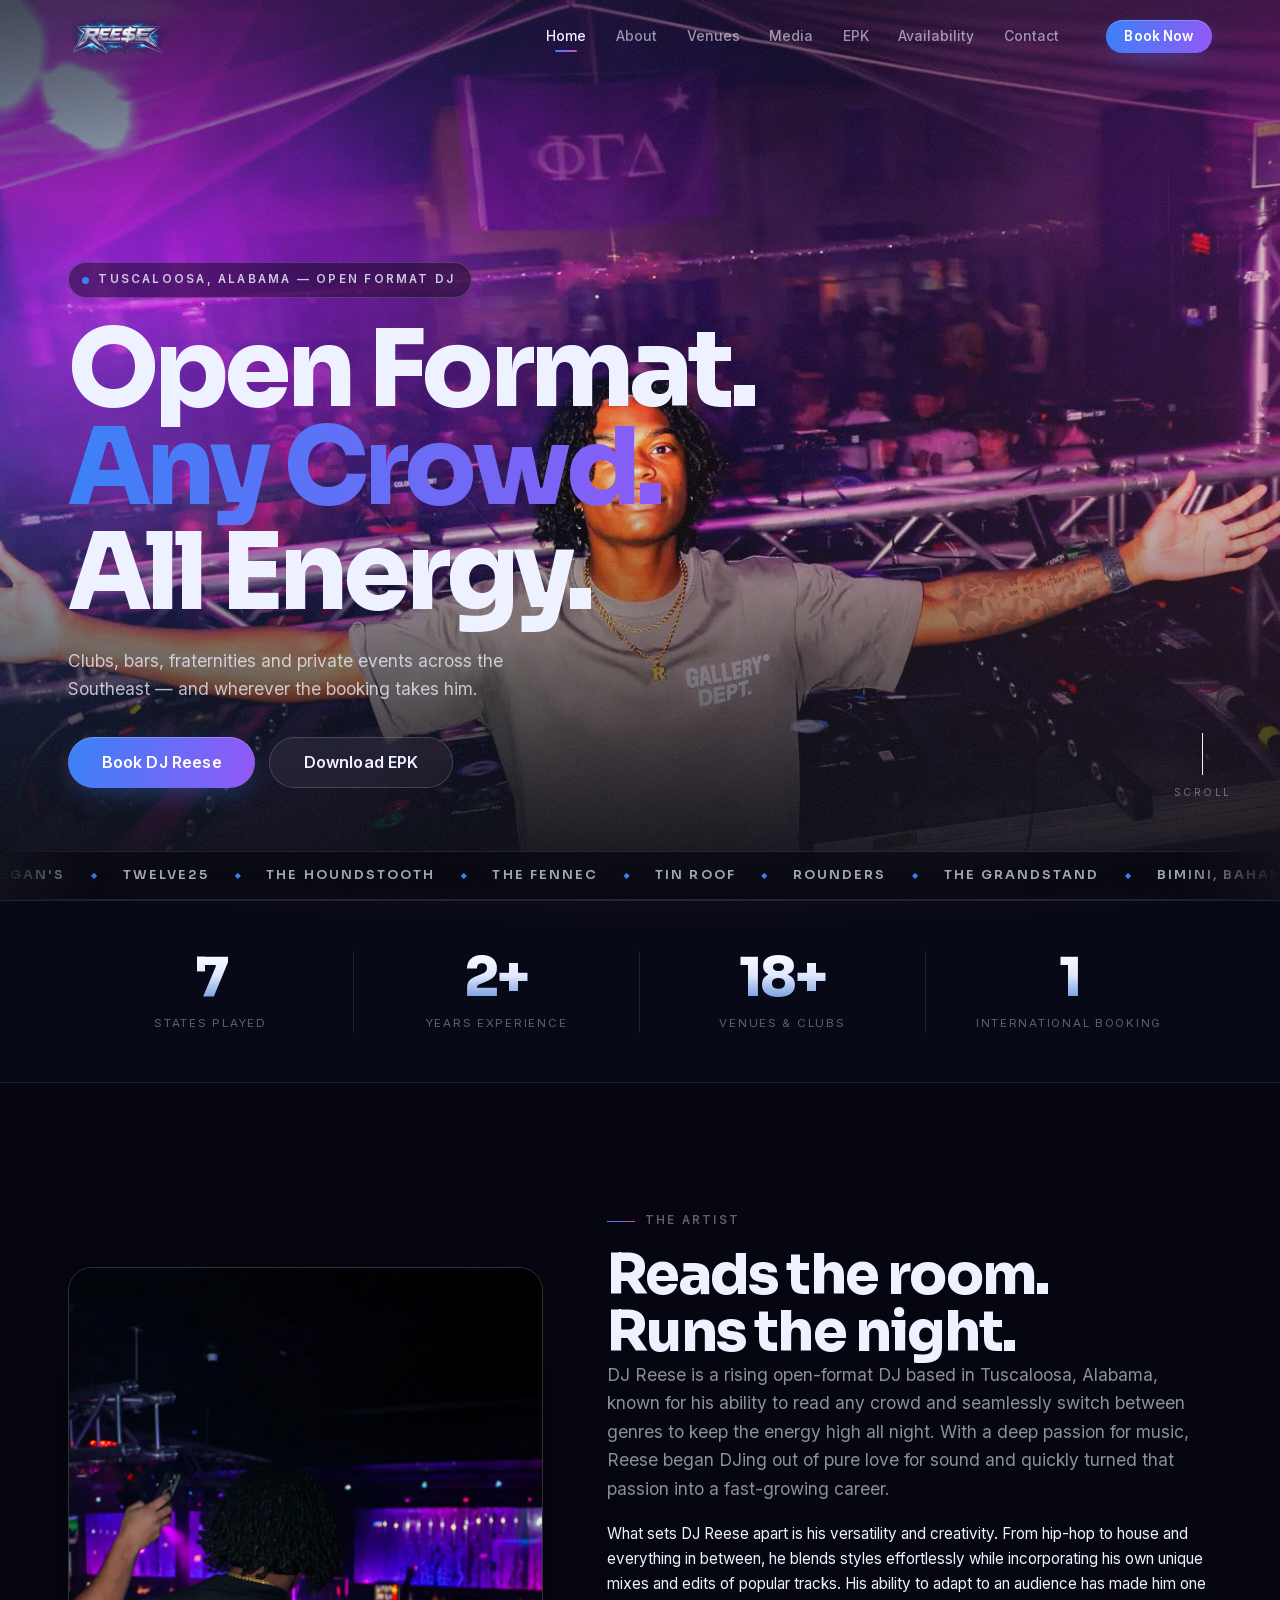
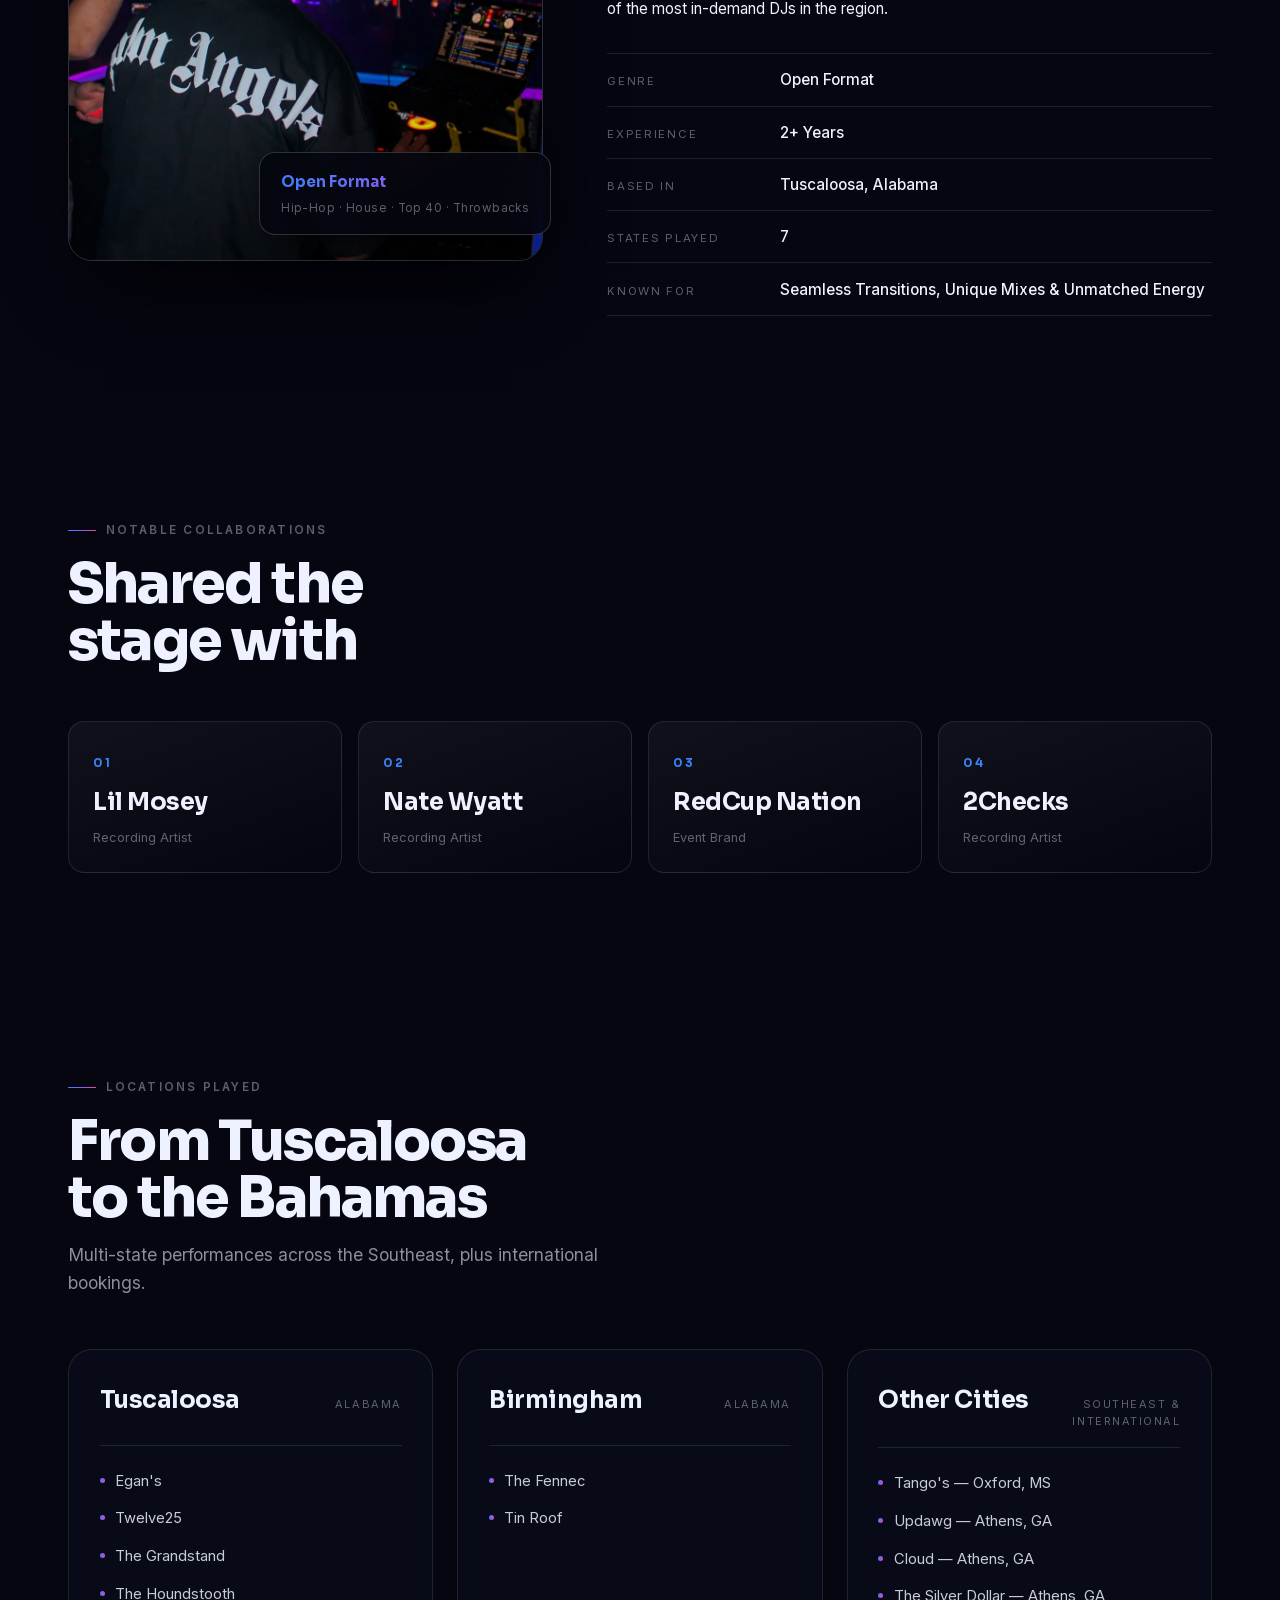
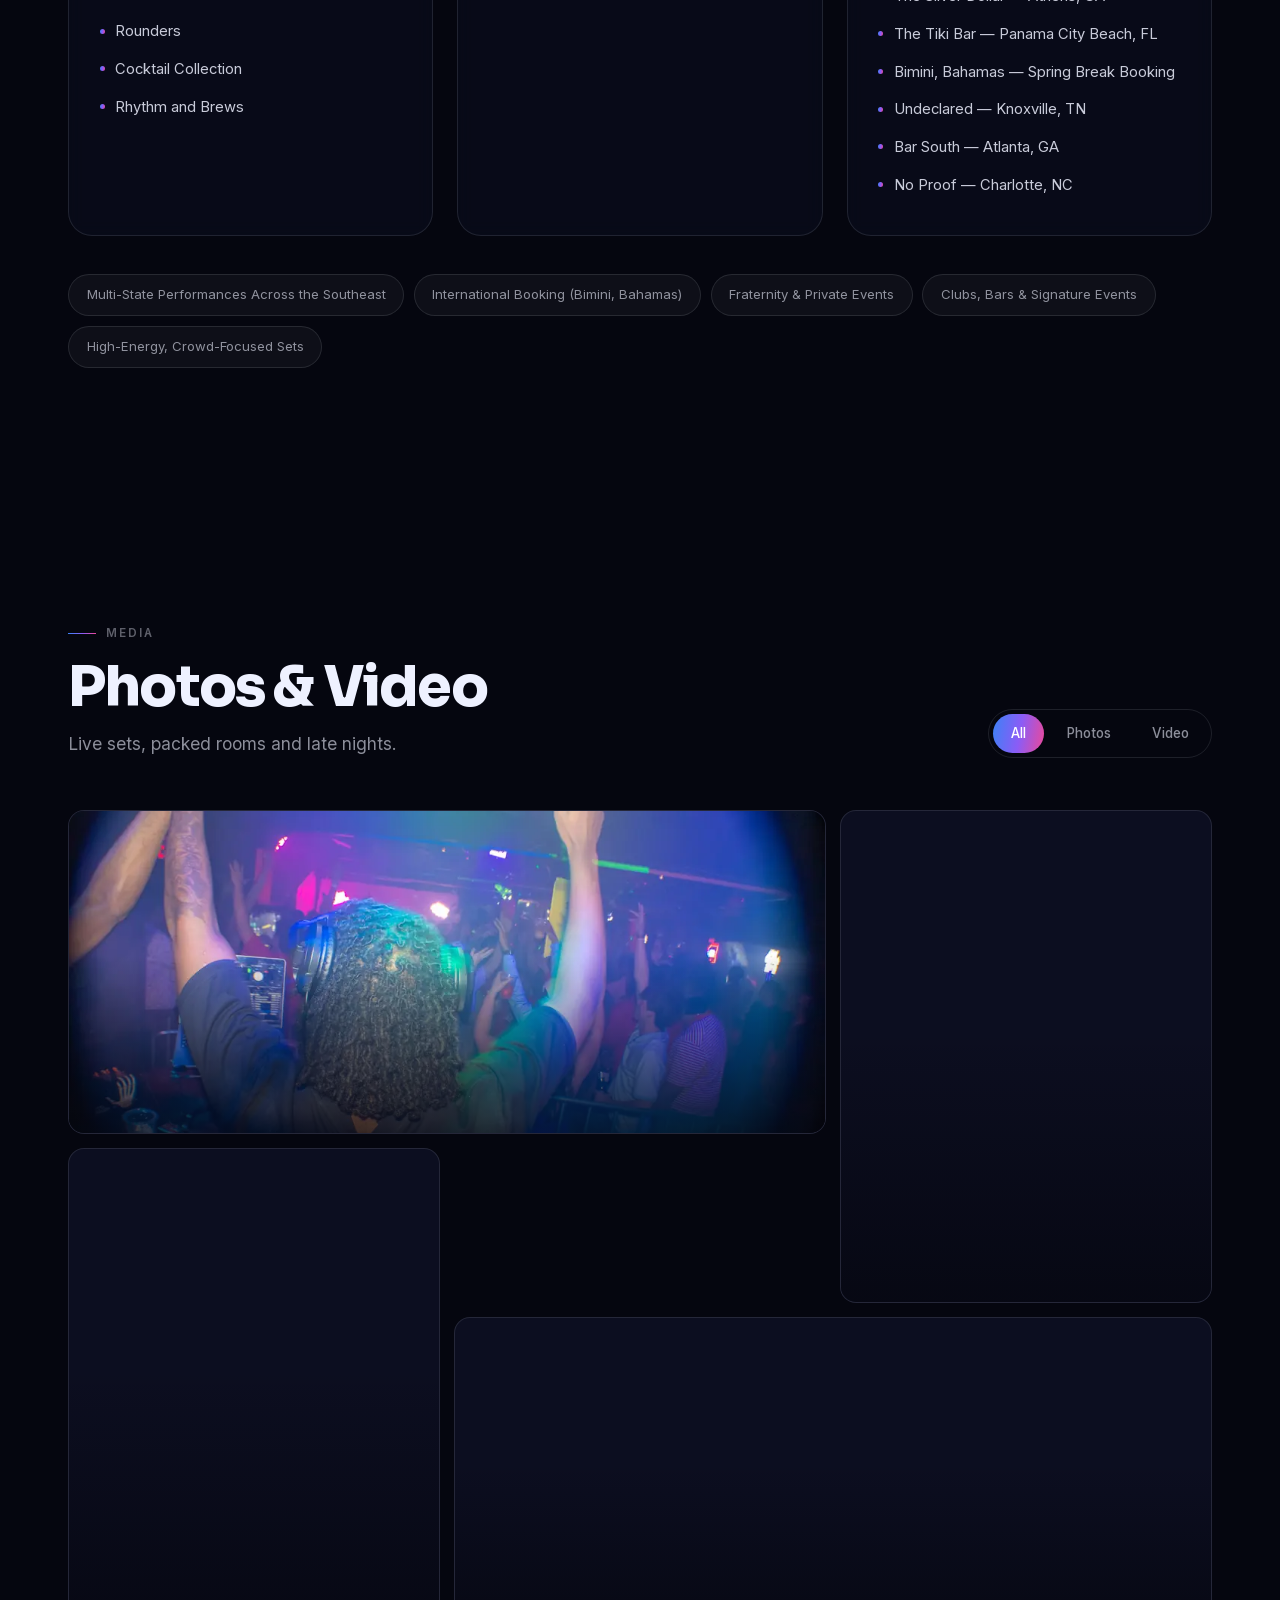
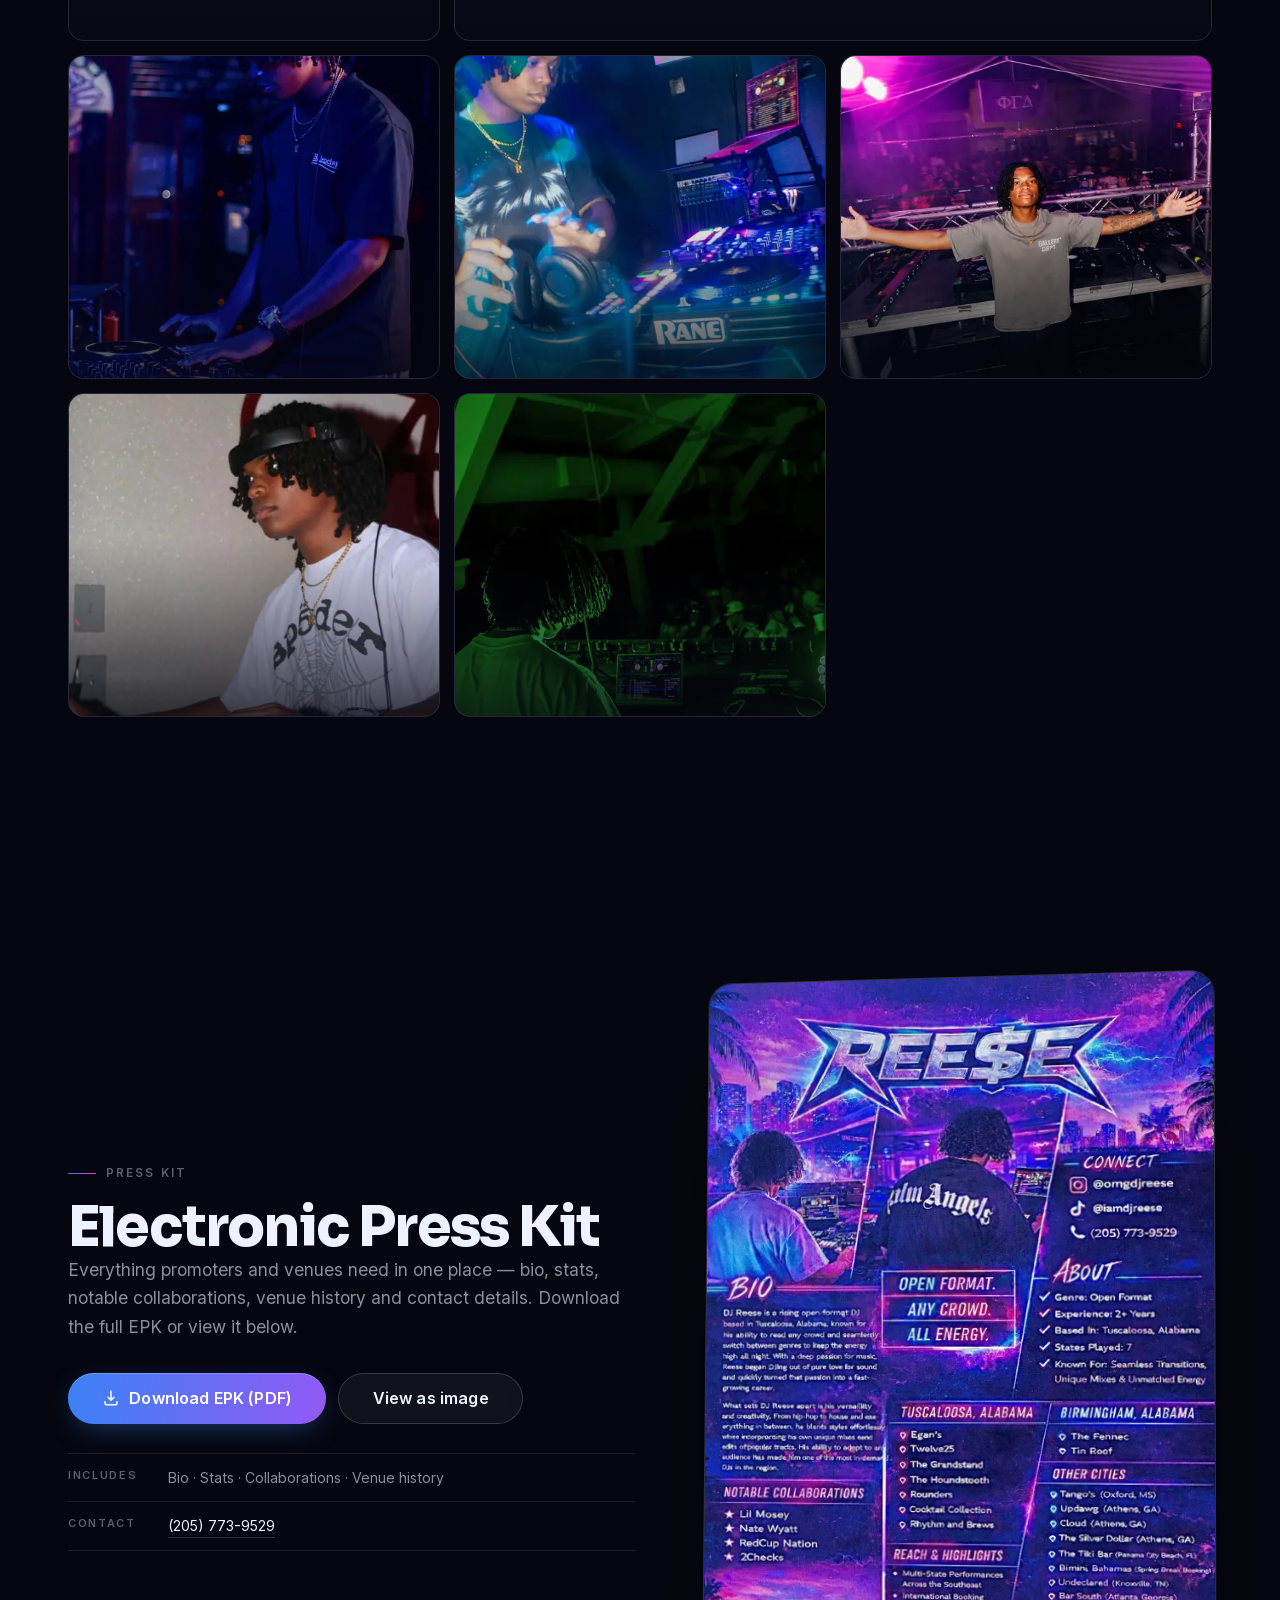
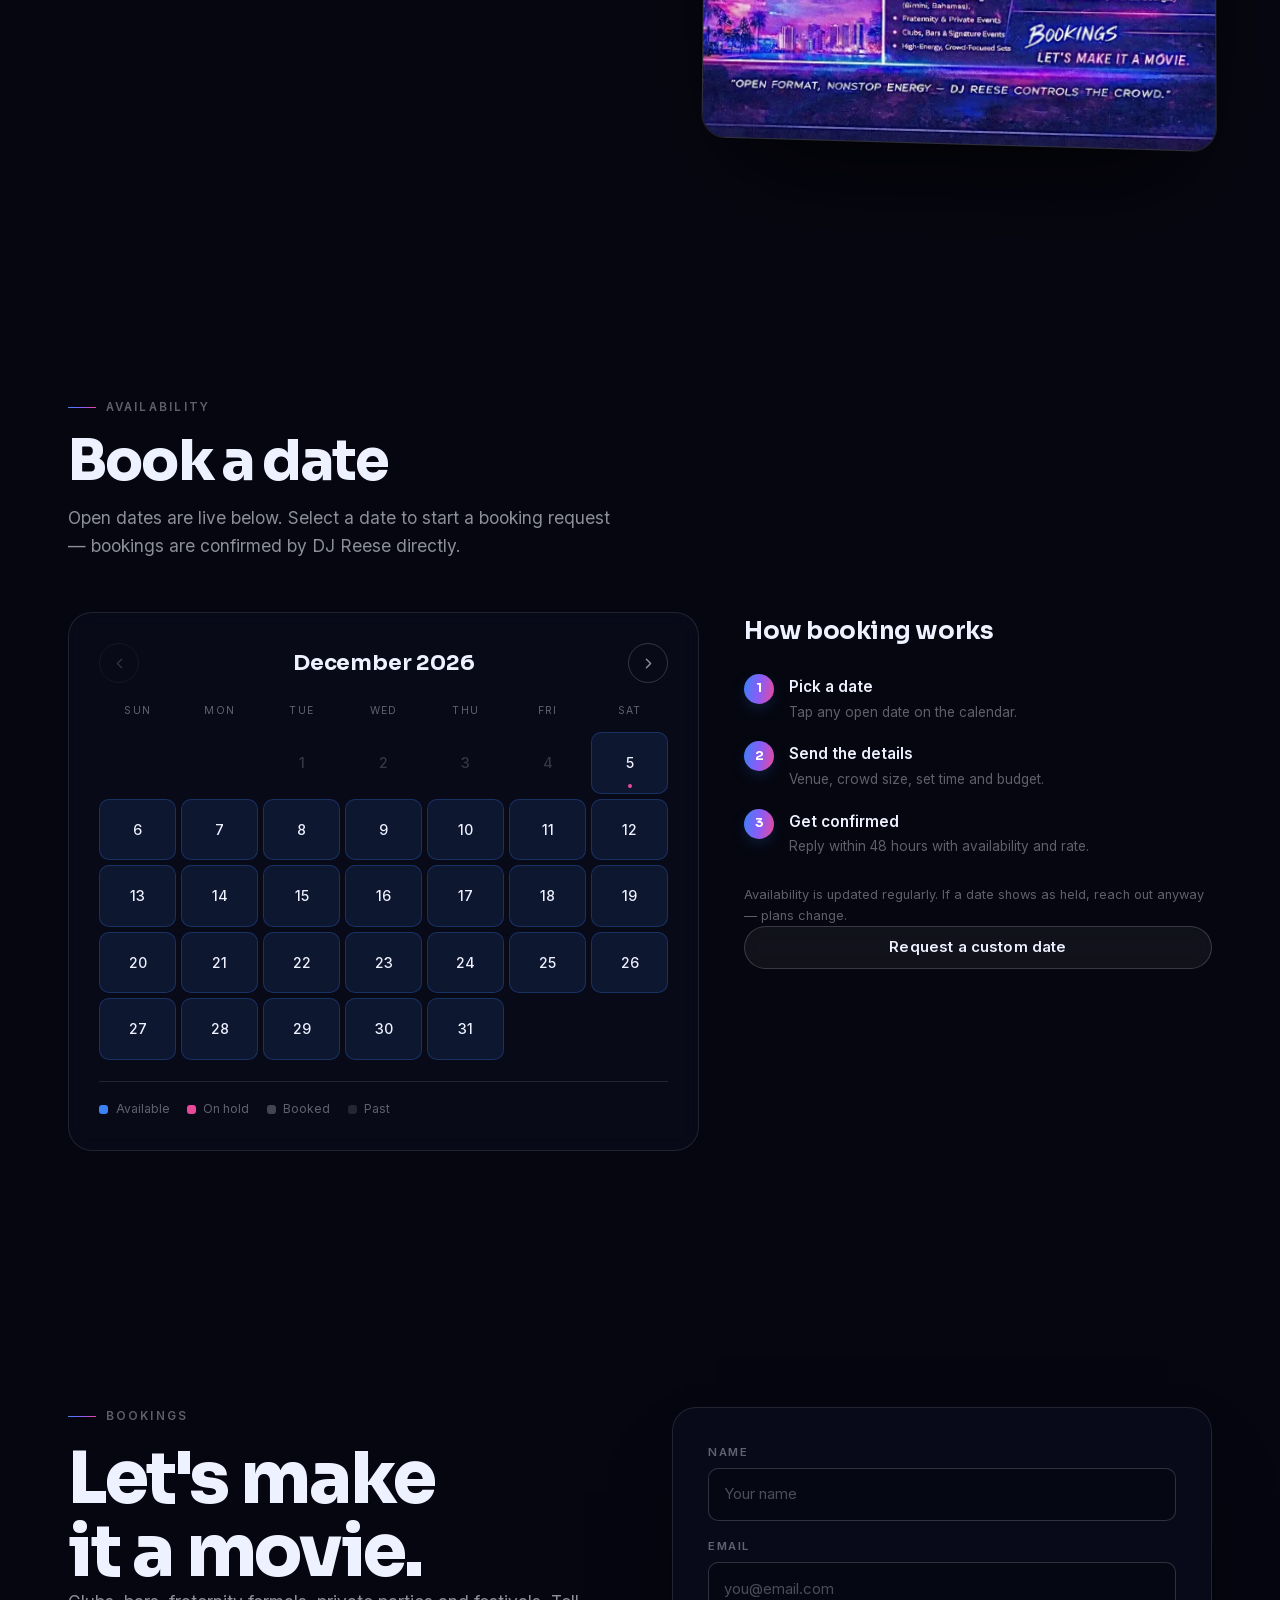
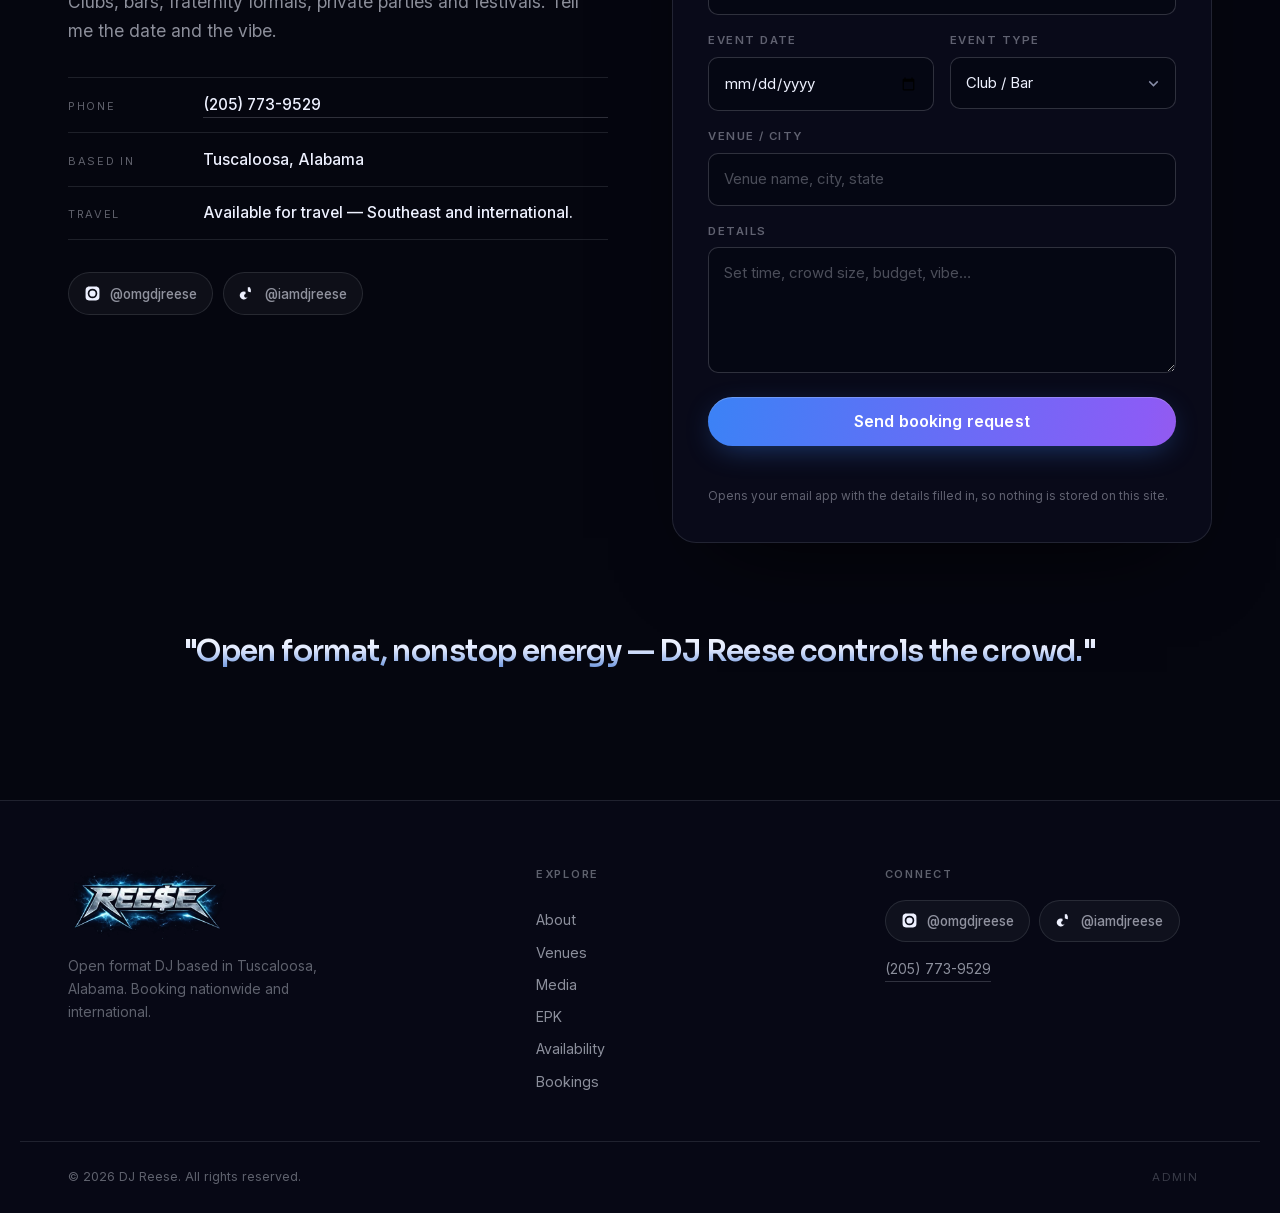
<file: index.html>
<!DOCTYPE html>
<html lang="en">
<head>
<meta charset="utf-8">
<meta name="viewport" content="width=device-width, initial-scale=1, viewport-fit=cover">
<title>DJ Reese — Open Format DJ | Tuscaloosa, Alabama</title>
<meta name="description" content="DJ Reese is an open format DJ based in Tuscaloosa, Alabama. Clubs, bars, fraternity and private events across the Southeast and internationally. Seamless transitions, unique mixes, unmatched energy. Book now.">
<meta name="author" content="DJ Reese">
<meta name="robots" content="index, follow, max-image-preview:large">
<meta name="theme-color" content="#05060F">
<link rel="canonical" href="https://omgdjreese.com/">

<!-- Open Graph -->
<meta property="og:type" content="profile">
<meta property="og:site_name" content="DJ Reese">
<meta property="og:title" content="DJ Reese — Open Format DJ | Tuscaloosa, Alabama">
<meta property="og:description" content="Open Format. Any Crowd. All Energy. Booking clubs, bars, fraternity and private events across the Southeast and internationally.">
<meta property="og:url" content="https://omgdjreese.com/">
<meta property="og:image" content="https://omgdjreese.com/assets/img/og-image.jpg">
<meta property="og:image:width" content="1200">
<meta property="og:image:height" content="630">
<meta property="og:image:alt" content="DJ Reese — Open Format DJ">
<meta property="og:locale" content="en_US">

<!-- Twitter -->
<meta name="twitter:card" content="summary_large_image">
<meta name="twitter:title" content="DJ Reese — Open Format DJ | Tuscaloosa, Alabama">
<meta name="twitter:description" content="Open Format. Any Crowd. All Energy. Book DJ Reese for clubs, bars, fraternity and private events.">
<meta name="twitter:image" content="https://omgdjreese.com/assets/img/og-image.jpg">

<!-- Icons & manifest -->
<link rel="icon" href="favicon.ico" sizes="any">
<link rel="icon" type="image/png" sizes="32x32" href="assets/img/favicon-32.png">
<link rel="icon" type="image/png" sizes="16x16" href="assets/img/favicon-16.png">
<link rel="apple-touch-icon" href="assets/img/favicon-180.png">
<link rel="manifest" href="site.webmanifest">

<!-- Fonts (self-hosted — no third-party requests) -->
<link rel="preload" as="font" type="font/woff2" href="assets/fonts/sora-var-latin.woff2" crossorigin>
<link rel="preload" as="font" type="font/woff2" href="assets/fonts/inter-var-latin.woff2" crossorigin>

<!-- Hero preload (LCP) -->
<link rel="preload" as="image" href="assets/img/hero/hero-1400.webp" type="image/webp"
      imagesrcset="assets/img/hero/hero-900.webp 900w, assets/img/hero/hero-1400.webp 1400w, assets/img/hero/hero-2000.webp 2000w"
      imagesizes="100vw" fetchpriority="high">

<link rel="stylesheet" href="assets/css/styles.css">

<script type="application/ld+json">
{
  "@context": "https://schema.org",
  "@graph": [
    {
      "@type": ["Person", "MusicGroup"],
      "@id": "https://omgdjreese.com/#djreese",
      "name": "DJ Reese",
      "alternateName": "REE$E",
      "jobTitle": "Open Format DJ",
      "description": "Open format DJ based in Tuscaloosa, Alabama, known for reading any crowd and switching seamlessly between genres.",
      "url": "https://omgdjreese.com/",
      "image": "https://omgdjreese.com/assets/img/og-image.jpg",
      "genre": ["Open Format", "Hip Hop", "House", "EDM", "Top 40"],
      "telephone": "+1-205-773-9529",
      "address": {
        "@type": "PostalAddress",
        "addressLocality": "Tuscaloosa",
        "addressRegion": "AL",
        "addressCountry": "US"
      },
      "areaServed": ["Alabama", "Georgia", "Tennessee", "Mississippi", "Florida", "Bahamas"],
      "sameAs": [
        "https://instagram.com/omgdjreese",
        "https://tiktok.com/@iamdjreese"
      ]
    },
    {
      "@type": "WebSite",
      "@id": "https://omgdjreese.com/#website",
      "url": "https://omgdjreese.com/",
      "name": "DJ Reese",
      "publisher": { "@id": "https://omgdjreese.com/#djreese" },
      "inLanguage": "en-US"
    },
    {
      "@type": "Service",
      "name": "DJ Booking",
      "serviceType": "Open Format DJ for clubs, bars, fraternity and private events",
      "provider": { "@id": "https://omgdjreese.com/#djreese" },
      "areaServed": { "@type": "Country", "name": "United States" }
    }
  ]
}
</script>
</head>

<body data-theme-root>
<a class="skip-link" href="#main">Skip to content</a>

<!-- ══════════════════ NAV ══════════════════ -->
<header class="nav" id="nav">
  <div class="nav__inner">
    <a class="nav__brand" href="#home" aria-label="DJ Reese — home">
      <picture>
        <source type="image/webp" srcset="assets/img/logo-240.webp 240w, assets/img/logo-480.webp 480w" sizes="(max-width:640px) 108px, 138px">
        <img src="assets/img/logo-240.png" alt="DJ Reese logo" width="661" height="308" decoding="async" fetchpriority="high">
      </picture>
    </a>

    <nav class="nav__links" aria-label="Primary">
      <a href="#home" class="nav__link is-active">Home</a>
      <a href="#about" class="nav__link">About</a>
      <a href="#venues" class="nav__link">Venues</a>
      <a href="#media" class="nav__link">Media</a>
      <a href="#epk" class="nav__link">EPK</a>
      <a href="#availability" class="nav__link">Availability</a>
      <a href="#contact" class="nav__link">Contact</a>
    </nav>

    <div class="nav__actions">
      <a href="#contact" class="btn btn--primary btn--sm nav__cta">Book Now</a>
      <button class="nav__burger" id="burger" aria-label="Open menu" aria-expanded="false" aria-controls="mobileMenu">
        <span></span><span></span><span></span>
      </button>
    </div>
  </div>
  <div class="nav__progress" id="navProgress" aria-hidden="true"></div>
</header>

<!-- Mobile menu -->
<div class="mobile-menu" id="mobileMenu" hidden>
  <nav class="mobile-menu__links" aria-label="Mobile">
    <a href="#home">Home</a>
    <a href="#about">About</a>
    <a href="#venues">Venues</a>
    <a href="#media">Media</a>
    <a href="#epk">EPK</a>
    <a href="#availability">Availability</a>
    <a href="#contact">Contact</a>
  </nav>
  <a href="#contact" class="btn btn--primary mobile-menu__cta">Book DJ Reese</a>
  <div class="mobile-menu__social" data-social-list="menu"></div>
</div>

<main id="main">

<!-- ══════════════════ HERO ══════════════════ -->
<section class="hero" id="home">
  <div class="hero__media">
    <picture>
      <source type="image/webp"
              srcset="assets/img/hero/hero-900.webp 900w, assets/img/hero/hero-1400.webp 1400w, assets/img/hero/hero-2000.webp 2000w"
              sizes="100vw">
      <img src="assets/img/hero/hero-1400.jpg"
           srcset="assets/img/hero/hero-900.jpg 900w, assets/img/hero/hero-1400.jpg 1400w, assets/img/hero/hero-2000.jpg 2000w"
           sizes="100vw"
           alt="DJ Reese performing to a packed crowd in Tuscaloosa, Alabama"
           fetchpriority="high" decoding="async"
           id="heroImage">
    </picture>
    <div class="hero__grade" aria-hidden="true"></div>
    <div class="hero__vignette" aria-hidden="true"></div>
    <div class="hero__grain" aria-hidden="true"></div>
  </div>

  <div class="hero__content container">
    <p class="hero__eyebrow">
      <span class="pulse-dot" aria-hidden="true"></span><span data-edit="hero.eyebrow">Tuscaloosa, Alabama — Open Format DJ</span>
    </p>
    <h1 class="hero__title">
      <span class="hero__line" data-edit="hero.titleLine1">Open Format.</span>
      <span class="hero__line hero__line--grad" data-edit="hero.titleLine2">Any Crowd.</span>
      <span class="hero__line" data-edit="hero.titleLine3">All Energy.</span>
    </h1>
    <p class="hero__sub" data-edit="hero.subtitle">Clubs, bars, fraternities and private events across the Southeast — and wherever the booking takes him.</p>
    <div class="hero__cta">
      <a href="#contact" class="btn btn--primary btn--lg" data-edit="hero.ctaPrimary">Book DJ Reese</a>
      <a href="#epk" class="btn btn--ghost btn--lg" data-edit="hero.ctaSecondary">Download EPK</a>
    </div>
  </div>

  <a class="hero__scroll" href="#about" aria-label="Scroll to about section">
    <span class="hero__scroll-line" aria-hidden="true"></span>
    <span class="hero__scroll-text">Scroll</span>
  </a>

  <div class="ticker" aria-hidden="true">
    <div class="ticker__track" id="tickerTrack">
      <span>Egan's</span><i>◆</i><span>Twelve25</span><i>◆</i><span>The Houndstooth</span><i>◆</i><span>The Fennec</span><i>◆</i><span>Tin Roof</span><i>◆</i><span>Rounders</span><i>◆</i><span>The Grandstand</span><i>◆</i><span>Bimini, Bahamas</span><i>◆</i><span>Bar South</span><i>◆</i><span>Tango's</span><i>◆</i><span>The Silver Dollar</span><i>◆</i><span>Rhythm and Brews</span><i>◆</i>
    </div>
  </div>
</section>

<!-- ══════════════════ STATS ══════════════════ -->
<section class="stats" aria-label="By the numbers">
  <div class="container stats__grid" id="statsGrid">
    <div class="stat"><span class="stat__value" data-count="7">7</span><span class="stat__label">States Played</span></div>
    <div class="stat"><span class="stat__value" data-count="2" data-suffix="+">2+</span><span class="stat__label">Years Experience</span></div>
    <div class="stat"><span class="stat__value" data-count="18" data-suffix="+">18+</span><span class="stat__label">Venues &amp; Clubs</span></div>
    <div class="stat"><span class="stat__value" data-count="1">1</span><span class="stat__label">International Booking</span></div>
  </div>
</section>

<!-- ══════════════════ ABOUT ══════════════════ -->
<section class="section about" id="about">
  <div class="container about__grid">
    <div class="about__media reveal">
      <div class="about__frame">
        <picture>
          <source type="image/webp" srcset="assets/img/gallery/reese-club-purple-500.webp 500w, assets/img/gallery/reese-club-purple-1000.webp 1000w" sizes="(max-width: 900px) 90vw, 44vw">
          <img src="assets/img/gallery/reese-club-purple-1000.jpg" alt="DJ Reese behind the decks under purple club lighting" loading="lazy" decoding="async" width="1000" height="1500">
        </picture>
      </div>
      <div class="about__badge">
        <strong>Open Format</strong>
        <span>Hip-Hop · House · Top 40 · Throwbacks</span>
      </div>
    </div>

    <div class="about__body reveal">
      <p class="eyebrow" data-edit="about.eyebrow">The Artist</p>
      <h2 class="h2" data-edit="about.heading">Reads the room. Runs the night.</h2>
      <p class="lede" data-edit="about.bio1">DJ Reese is a rising open-format DJ based in Tuscaloosa, Alabama, known for his ability to read any crowd and seamlessly switch between genres to keep the energy high all night. With a deep passion for music, Reese began DJing out of pure love for sound and quickly turned that passion into a fast-growing career.</p>
      <p data-edit="about.bio2">What sets DJ Reese apart is his versatility and creativity. From hip-hop to house and everything in between, he blends styles effortlessly while incorporating his own unique mixes and edits of popular tracks. His ability to adapt to an audience has made him one of the most in-demand DJs in the region.</p>

      <dl class="facts" id="factsList">
        <div class="fact"><dt>Genre</dt><dd>Open Format</dd></div>
        <div class="fact"><dt>Experience</dt><dd>2+ Years</dd></div>
        <div class="fact"><dt>Based In</dt><dd>Tuscaloosa, Alabama</dd></div>
        <div class="fact"><dt>States Played</dt><dd>7</dd></div>
        <div class="fact"><dt>Known For</dt><dd>Seamless Transitions, Unique Mixes &amp; Unmatched Energy</dd></div>
      </dl>
    </div>
  </div>
</section>

<!-- ══════════════════ COLLABORATIONS ══════════════════ -->
<section class="section section--tight collabs" id="collaborations">
  <div class="container">
    <header class="section__head reveal">
      <p class="eyebrow" data-edit="collaborations.eyebrow">Notable Collaborations</p>
      <h2 class="h2" data-edit="collaborations.heading">Shared the stage with</h2>
    </header>
    <ul class="collab-grid reveal" id="collabGrid">
      <li class="collab"><span class="collab__idx">01</span><h3 class="collab__name">Lil Mosey</h3><p class="collab__role">Recording Artist</p></li>
      <li class="collab"><span class="collab__idx">02</span><h3 class="collab__name">Nate Wyatt</h3><p class="collab__role">Recording Artist</p></li>
      <li class="collab"><span class="collab__idx">03</span><h3 class="collab__name">RedCup Nation</h3><p class="collab__role">Event Brand</p></li>
      <li class="collab"><span class="collab__idx">04</span><h3 class="collab__name">2Checks</h3><p class="collab__role">Recording Artist</p></li>
    </ul>
  </div>
</section>

<!-- ══════════════════ VENUES ══════════════════ -->
<section class="section venues" id="venues">
  <div class="container">
    <header class="section__head reveal">
      <p class="eyebrow" data-edit="venues.eyebrow">Locations Played</p>
      <h2 class="h2" data-edit="venues.heading">From Tuscaloosa to the Bahamas</h2>
      <p class="section__sub" data-edit="venues.subheading">Multi-state performances across the Southeast, plus international bookings.</p>
    </header>

    <div class="venue-grid reveal" id="venueGrid">
      <article class="venue-card">
        <header class="venue-card__head"><h3>Tuscaloosa</h3><span>Alabama</span></header>
        <ul class="venue-list">
          <li>Egan's</li><li>Twelve25</li><li>The Grandstand</li><li>The Houndstooth</li><li>Rounders</li><li>Cocktail Collection</li><li>Rhythm and Brews</li>
        </ul>
      </article>
      <article class="venue-card">
        <header class="venue-card__head"><h3>Birmingham</h3><span>Alabama</span></header>
        <ul class="venue-list"><li>The Fennec</li><li>Tin Roof</li></ul>
      </article>
      <article class="venue-card">
        <header class="venue-card__head"><h3>Other Cities</h3><span>Southeast &amp; International</span></header>
        <ul class="venue-list">
          <li>Tango's — Oxford, MS</li><li>Updawg — Athens, GA</li><li>Cloud — Athens, GA</li><li>The Silver Dollar — Athens, GA</li><li>The Tiki Bar — Panama City Beach, FL</li><li>Bimini, Bahamas — Spring Break Booking</li><li>Undeclared — Knoxville, TN</li><li>Bar South — Atlanta, GA</li><li>No Proof — Charlotte, NC</li>
        </ul>
      </article>
    </div>

    <ul class="highlights reveal" id="highlightList">
      <li>Multi-State Performances Across the Southeast</li>
      <li>International Booking (Bimini, Bahamas)</li>
      <li>Fraternity &amp; Private Events</li>
      <li>Clubs, Bars &amp; Signature Events</li>
      <li>High-Energy, Crowd-Focused Sets</li>
    </ul>
  </div>
</section>

<!-- ══════════════════ MEDIA / GALLERY ══════════════════ -->
<section class="section media" id="media">
  <div class="container">
    <header class="section__head section__head--row reveal">
      <div>
        <p class="eyebrow" data-edit="gallery.eyebrow">Media</p>
        <h2 class="h2" data-edit="gallery.heading">Photos &amp; Video</h2>
        <p class="section__sub" data-edit="gallery.subheading">Live sets, packed rooms and late nights.</p>
      </div>
      <div class="filters" role="tablist" aria-label="Filter media">
        <button class="filter is-active" data-filter="all" role="tab" aria-selected="true">All</button>
        <button class="filter" data-filter="image" role="tab" aria-selected="false">Photos</button>
        <button class="filter" data-filter="video" role="tab" aria-selected="false">Video</button>
      </div>
    </header>

    <div class="gallery" id="gallery">
      <figure class="tile tile--wide" data-type="image" data-index="0">
        <picture><source type="image/webp" srcset="assets/img/gallery/reese-crowd-fisheye-500.webp 500w, assets/img/gallery/reese-crowd-fisheye-1000.webp 1000w" sizes="(max-width:700px) 92vw, 58vw"><img src="assets/img/gallery/reese-crowd-fisheye-1000.jpg" alt="Crowd with hands up during a DJ Reese open format set" loading="lazy" decoding="async"></picture>
        <figcaption>Hands up — peak hour</figcaption>
      </figure>
      <figure class="tile tile--tall" data-type="image" data-index="1">
        <picture><source type="image/webp" srcset="assets/img/gallery/reese-club-purple-500.webp 500w, assets/img/gallery/reese-club-purple-1000.webp 1000w" sizes="(max-width:700px) 92vw, 36vw"><img src="assets/img/gallery/reese-club-purple-1000.jpg" alt="DJ Reese behind the decks under purple club lighting" loading="lazy" decoding="async"></picture>
        <figcaption>Club night</figcaption>
      </figure>
      <figure class="tile tile--tall" data-type="image" data-index="2">
        <picture><source type="image/webp" srcset="assets/img/gallery/reese-decks-hellstar-500.webp 500w, assets/img/gallery/reese-decks-hellstar-1000.webp 1000w" sizes="(max-width:700px) 92vw, 36vw"><img src="assets/img/gallery/reese-decks-hellstar-1000.jpg" alt="DJ Reese mixing on Pioneer CDJs during a live set" loading="lazy" decoding="async"></picture>
        <figcaption>On the decks</figcaption>
      </figure>
      <figure class="tile tile--wide" data-type="image" data-index="3">
        <picture><source type="image/webp" srcset="assets/img/gallery/reese-packed-house-500.webp 500w, assets/img/gallery/reese-packed-house-1000.webp 1000w" sizes="(max-width:700px) 92vw, 58vw"><img src="assets/img/gallery/reese-packed-house-1000.jpg" alt="DJ Reese playing to a packed bar crowd" loading="lazy" decoding="async"></picture>
        <figcaption>Packed house</figcaption>
      </figure>
      <figure class="tile" data-type="image" data-index="4">
        <picture><source type="image/webp" srcset="assets/img/gallery/reese-blue-mix-500.webp 500w, assets/img/gallery/reese-blue-mix-1000.webp 1000w" sizes="(max-width:700px) 92vw, 30vw"><img src="assets/img/gallery/reese-blue-mix-1000.jpg" alt="DJ Reese blending tracks under blue stage lights" loading="lazy" decoding="async"></picture>
        <figcaption>Blue hour</figcaption>
      </figure>
      <figure class="tile" data-type="image" data-index="5">
        <picture><source type="image/webp" srcset="assets/img/gallery/reese-rane-turntables-500.webp 500w, assets/img/gallery/reese-rane-turntables-1000.webp 1000w" sizes="(max-width:700px) 92vw, 30vw"><img src="assets/img/gallery/reese-rane-turntables-1000.jpg" alt="DJ Reese on Rane turntables at a club night" loading="lazy" decoding="async"></picture>
        <figcaption>Turntables</figcaption>
      </figure>
      <figure class="tile" data-type="image" data-index="6">
        <picture><source type="image/webp" srcset="assets/img/gallery/reese-live-crowd-500.webp 500w, assets/img/gallery/reese-live-crowd-1000.webp 1000w" sizes="(max-width:700px) 92vw, 30vw"><img src="assets/img/gallery/reese-live-crowd-1000.jpg" alt="DJ Reese working a packed tent party in Tuscaloosa, Alabama" loading="lazy" decoding="async"></picture>
        <figcaption>Tent party</figcaption>
      </figure>
      <figure class="tile" data-type="image" data-index="7">
        <picture><source type="image/webp" srcset="assets/img/gallery/reese-booth-portrait-500.webp 500w, assets/img/gallery/reese-booth-portrait-1000.webp 1000w" sizes="(max-width:700px) 92vw, 30vw"><img src="assets/img/gallery/reese-booth-portrait-1000.jpg" alt="DJ Reese in the booth wearing headphones" loading="lazy" decoding="async"></picture>
        <figcaption>In the booth</figcaption>
      </figure>
      <figure class="tile" data-type="image" data-index="8">
        <picture><source type="image/webp" srcset="assets/img/gallery/reese-green-lights-500.webp 500w, assets/img/gallery/reese-green-lights-1000.webp 1000w" sizes="(max-width:700px) 92vw, 30vw"><img src="assets/img/gallery/reese-green-lights-1000.jpg" alt="DJ Reese performing for a crowd under stage lighting" loading="lazy" decoding="async"></picture>
        <figcaption>Lights down</figcaption>
      </figure>
    </div>
    <p class="gallery__empty" id="galleryEmpty" hidden>No media in this category yet.</p>
  </div>
</section>

<!-- ══════════════════ EPK ══════════════════ -->
<section class="section epk" id="epk">
  <div class="container epk__grid">
    <div class="epk__body reveal">
      <p class="eyebrow" data-edit="epk.eyebrow">Press Kit</p>
      <h2 class="h2" data-edit="epk.heading">Electronic Press Kit</h2>
      <p class="lede" data-edit="epk.body">Everything promoters and venues need in one place — bio, stats, notable collaborations, venue history and contact details. Download the full EPK or view it below.</p>
      <div class="epk__actions">
        <a href="assets/epk/DJ-Reese-EPK.pdf" class="btn btn--primary btn--lg" download id="epkDownload">
          <svg viewBox="0 0 24 24" fill="none" aria-hidden="true"><path d="M12 3v12m0 0l-4-4m4 4l4-4M4 17v2a2 2 0 002 2h12a2 2 0 002-2v-2" stroke="currentColor" stroke-width="2" stroke-linecap="round" stroke-linejoin="round"/></svg>
          <span data-edit="epk.buttonLabel">Download EPK (PDF)</span>
        </a>
        <a href="assets/epk/DJ-Reese-EPK.jpg" class="btn btn--ghost btn--lg" target="_blank" rel="noopener" id="epkImage">View as image</a>
      </div>
      <ul class="epk__meta">
        <li><strong>Includes</strong> Bio · Stats · Collaborations · Venue history</li>
        <li><strong>Contact</strong> <a href="tel:+12057739529" data-edit="contact.phone">(205) 773-9529</a></li>
      </ul>
    </div>

    <div class="epk__preview reveal">
      <a href="assets/epk/DJ-Reese-EPK.jpg" target="_blank" rel="noopener" class="epk__card" aria-label="Open full size press kit">
        <picture>
          <source type="image/webp" srcset="assets/img/epk/epk-preview-600.webp 600w, assets/img/epk/epk-preview-full.webp 1024w" sizes="(max-width:900px) 80vw, 38vw">
          <img src="assets/img/epk/epk-preview-full.jpg" alt="DJ Reese electronic press kit" loading="lazy" decoding="async" width="1024" height="1536">
        </picture>
        <span class="epk__card-glow" aria-hidden="true"></span>
      </a>
    </div>
  </div>
</section>

<!-- ══════════════════ AVAILABILITY ══════════════════ -->
<section class="section availability" id="availability">
  <div class="container">
    <header class="section__head reveal">
      <p class="eyebrow" data-edit="availability.eyebrow">Availability</p>
      <h2 class="h2" data-edit="availability.heading">Book a date</h2>
      <p class="section__sub" data-edit="availability.subheading">Open dates are live below. Select a date to start a booking request — bookings are confirmed by DJ Reese directly.</p>
    </header>

    <div class="avail__grid">
    <div class="cal reveal" id="calendar">
      <div class="cal__bar">
        <button class="cal__nav" id="calPrev" aria-label="Previous month">
          <svg viewBox="0 0 24 24" aria-hidden="true"><path d="M15 18l-6-6 6-6" stroke="currentColor" stroke-width="2" fill="none" stroke-linecap="round" stroke-linejoin="round"/></svg>
        </button>
        <h3 class="cal__month" id="calMonth" aria-live="polite">Loading…</h3>
        <button class="cal__nav" id="calNext" aria-label="Next month">
          <svg viewBox="0 0 24 24" aria-hidden="true"><path d="M9 18l6-6-6-6" stroke="currentColor" stroke-width="2" fill="none" stroke-linecap="round" stroke-linejoin="round"/></svg>
        </button>
      </div>
      <div class="cal__dow" aria-hidden="true">
        <span>Sun</span><span>Mon</span><span>Tue</span><span>Wed</span><span>Thu</span><span>Fri</span><span>Sat</span>
      </div>
      <div class="cal__grid" id="calGrid" role="grid" aria-label="Availability calendar"></div>
      <div class="cal__legend">
        <span><i class="dot dot--available"></i>Available</span>
        <span><i class="dot dot--held"></i>On hold</span>
        <span><i class="dot dot--booked"></i>Booked</span>
        <span><i class="dot dot--past"></i>Past</span>
      </div>
    </div>

    <aside class="avail__side reveal">
      <h3>How booking works</h3>
      <ol class="steps">
        <li><span>1</span><div><strong>Pick a date</strong><p>Tap any open date on the calendar.</p></div></li>
        <li><span>2</span><div><strong>Send the details</strong><p>Venue, crowd size, set time and budget.</p></div></li>
        <li><span>3</span><div><strong>Get confirmed</strong><p>Reply within 48 hours with availability and rate.</p></div></li>
      </ol>
      <p class="cal__note" data-edit="availability.note">Availability is updated regularly. If a date shows as held, reach out anyway — plans change.</p>
      <a href="#contact" class="btn btn--ghost btn--block">Request a custom date</a>
    </aside>
    </div>
  </div>
</section>

<!-- ══════════════════ CONTACT ══════════════════ -->
<section class="section contact" id="contact">
  <div class="container contact__grid">
    <div class="contact__intro reveal">
      <p class="eyebrow" data-edit="contact.eyebrow">Bookings</p>
      <h2 class="h2 h2--xl" data-edit="contact.heading">Let's make it a movie.</h2>
      <p class="lede" data-edit="contact.subheading">Clubs, bars, fraternity formals, private parties and festivals. Tell me the date and the vibe.</p>

      <ul class="contact__list">
        <li>
          <span class="contact__k">Phone</span>
          <a class="contact__v" href="tel:+12057739529" id="contactPhone" data-edit="contact.phone">(205) 773-9529</a>
        </li>
        <li>
          <span class="contact__k">Based in</span>
          <span class="contact__v" data-edit="contact.location">Tuscaloosa, Alabama</span>
        </li>
        <li>
          <span class="contact__k">Travel</span>
          <span class="contact__v" data-edit="contact.travelNote">Available for travel — Southeast and international.</span>
        </li>
      </ul>

      <div class="socials" data-social-list="contact"></div>
    </div>

    <form class="booking" id="bookingForm" novalidate>
      <div class="field">
        <label for="bName">Name</label>
        <input id="bName" name="name" type="text" required autocomplete="name" placeholder="Your name">
      </div>
      <div class="field">
        <label for="bEmail">Email</label>
        <input id="bEmail" name="email" type="email" required autocomplete="email" placeholder="you@email.com">
      </div>
      <div class="field field--split">
        <div>
          <label for="bDate">Event date</label>
          <input id="bDate" name="date" type="date">
        </div>
        <div>
          <label for="bType">Event type</label>
          <select id="bType" name="eventType">
            <option>Club / Bar</option>
            <option>Fraternity / Sorority</option>
            <option>Private Party</option>
            <option>Wedding</option>
            <option>Festival</option>
            <option>Other</option>
          </select>
        </div>
      </div>
      <div class="field">
        <label for="bVenue">Venue / City</label>
        <input id="bVenue" name="venue" type="text" placeholder="Venue name, city, state">
      </div>
      <div class="field">
        <label for="bMsg">Details</label>
        <textarea id="bMsg" name="message" rows="4" placeholder="Set time, crowd size, budget, vibe…"></textarea>
      </div>
      <button type="submit" class="btn btn--primary btn--lg btn--block">Send booking request</button>
      <p class="booking__status" id="bookingStatus" role="status" aria-live="polite"></p>
      <p class="booking__fineprint">Opens a text message to DJ Reese with the details filled in, so nothing is stored on this site.</p>
    </form>
  </div>

  <p class="pullquote container reveal" data-edit="contact.quote">"Open format, nonstop energy — DJ Reese controls the crowd."</p>
</section>

</main>

<!-- ══════════════════ FOOTER ══════════════════ -->
<footer class="footer">
  <div class="container footer__grid">
    <div class="footer__brand">
      <picture>
        <source type="image/webp" srcset="assets/img/logo-240.webp">
        <img src="assets/img/logo-240.png" alt="DJ Reese" width="661" height="308" loading="lazy" decoding="async">
      </picture>
      <p data-edit="footer.blurb">Open format DJ based in Tuscaloosa, Alabama. Booking nationwide and international.</p>
    </div>

    <nav class="footer__nav" aria-label="Footer">
      <h4>Explore</h4>
      <a href="#about">About</a><a href="#venues">Venues</a><a href="#media">Media</a>
      <a href="#epk">EPK</a><a href="#availability">Availability</a><a href="#contact">Bookings</a>
    </nav>

    <div class="footer__connect">
      <h4>Connect</h4>
      <div class="socials socials--footer" data-social-list="footer"></div>
      <a class="footer__contact" href="tel:+12057739529" data-edit="contact.phone" id="footerPhone">(205) 773-9529</a>
    </div>
  </div>

  <div class="container footer__base">
    <p>&copy; <span id="year">2026</span> <span data-edit="footer.credit">DJ Reese</span>. All rights reserved.</p>
    <a class="admin-link" href="admin.html" title="Site administration">Admin</a>
  </div>
</footer>

<!-- Lightbox -->
<div class="lightbox" id="lightbox" hidden role="dialog" aria-modal="true" aria-label="Media viewer">
  <button class="lightbox__close" id="lbClose" aria-label="Close">&times;</button>
  <button class="lightbox__nav lightbox__nav--prev" id="lbPrev" aria-label="Previous">&#8249;</button>
  <div class="lightbox__stage" id="lbStage"></div>
  <button class="lightbox__nav lightbox__nav--next" id="lbNext" aria-label="Next">&#8250;</button>
  <p class="lightbox__caption" id="lbCaption"></p>
</div>

<script src="assets/js/content.js"></script>
<script src="assets/js/main.js"></script>
</body>
</html>
</file>
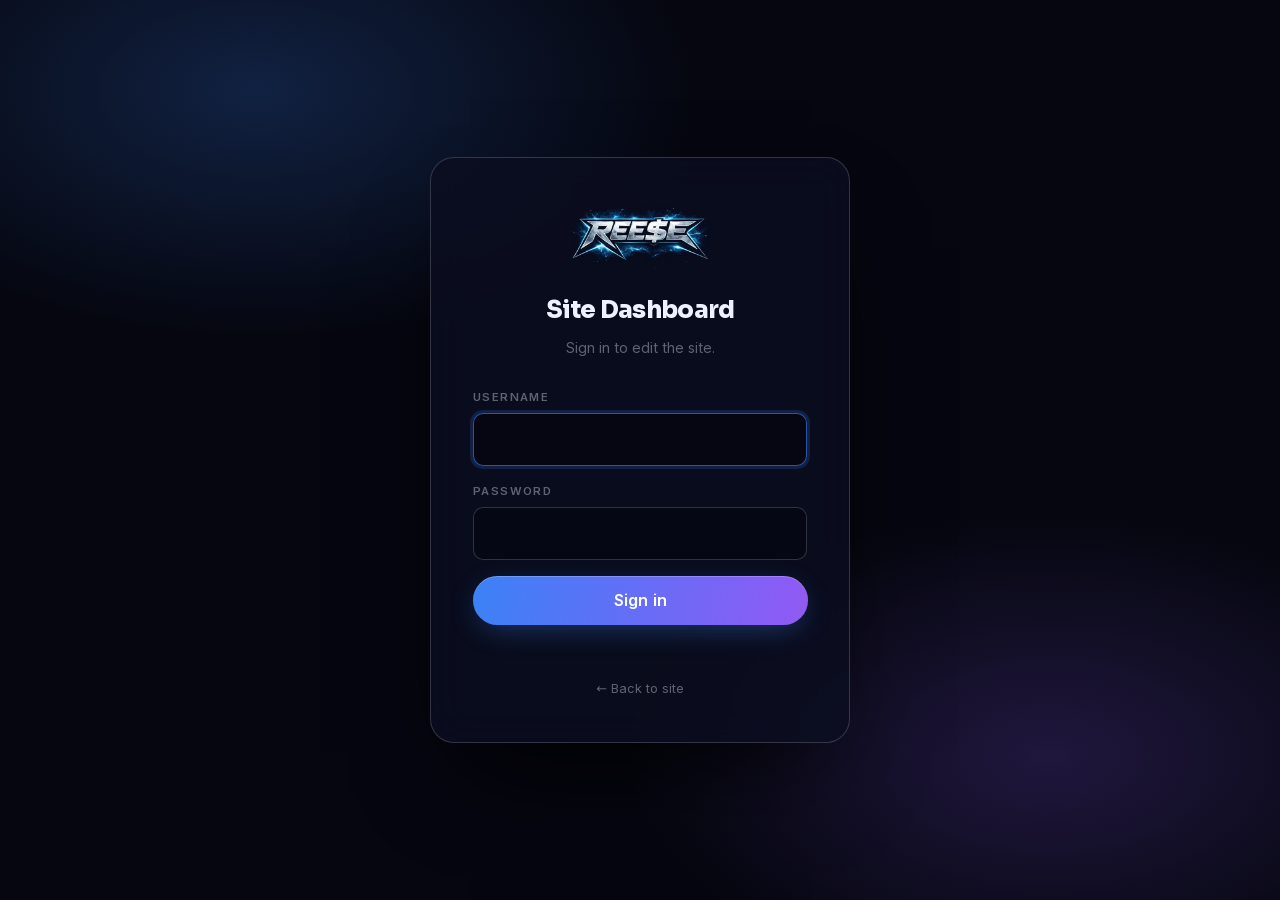
<file: admin.html>
<!DOCTYPE html>
<html lang="en">
<head>
<meta charset="utf-8">
<meta name="viewport" content="width=device-width, initial-scale=1">
<title>Dashboard — DJ Reese</title>
<meta name="robots" content="noindex, nofollow">
<meta name="theme-color" content="#05060F">
<link rel="icon" href="favicon.ico" sizes="any">
<link rel="icon" type="image/png" sizes="32x32" href="assets/img/favicon-32.png">
<link rel="stylesheet" href="assets/css/styles.css">
<link rel="stylesheet" href="assets/css/admin.css">
</head>
<body class="admin">

<!-- ══════════════════ LOGIN ══════════════════ -->
<div class="login" id="login">
  <form class="login__card" id="loginForm" autocomplete="on">
    <img class="login__logo" src="assets/img/logo-240.png" alt="DJ Reese" width="661" height="308">
    <h1 class="login__title">Site Dashboard</h1>
    <p class="login__sub">Sign in to edit the site.</p>

    <div class="field">
      <label for="user">Username</label>
      <input id="user" name="username" type="text" autocomplete="username" required autofocus>
    </div>
    <div class="field">
      <label for="pass">Password</label>
      <input id="pass" name="password" type="password" autocomplete="current-password" required>
    </div>

    <button type="submit" class="btn btn--primary btn--lg btn--block">Sign in</button>
    <p class="login__err" id="loginErr" role="alert"></p>
    <a class="login__back" href="index.html">&larr; Back to site</a>
  </form>
</div>

<!-- ══════════════════ DASHBOARD ══════════════════ -->
<div class="dash" id="dash" hidden>

  <header class="dash__top">
    <div class="dash__brand">
      <img src="assets/img/logo-240.png" alt="DJ Reese" width="661" height="308">
      <span class="dash__tag">Dashboard</span>
    </div>
    <div class="dash__top-actions">
      <span class="save-chip" id="saveChip">Saved</span>
      <a class="btn btn--ghost btn--sm" href="index.html" target="_blank" rel="noopener">Preview site ↗</a>
      <button class="btn btn--primary btn--sm" id="publishTop">Publish</button>
      <button class="btn btn--ghost btn--sm" id="logout">Sign out</button>
    </div>
  </header>

  <div class="dash__body">
    <nav class="dash__nav" aria-label="Dashboard sections">
      <button class="dash__navbtn is-active" data-panel="content">Text &amp; Content</button>
      <button class="dash__navbtn" data-panel="media">Photos &amp; Video</button>
      <button class="dash__navbtn" data-panel="availability">Availability</button>
      <button class="dash__navbtn" data-panel="socials">Social Links</button>
      <button class="dash__navbtn" data-panel="theme">Colour Scheme</button>
      <button class="dash__navbtn" data-panel="publish">Publish</button>
      <button class="dash__navbtn" data-panel="settings">Settings</button>
    </nav>

    <main class="dash__main">

      <!-- ---------- CONTENT ---------- -->
      <section class="panel is-active" data-panel="content">
        <header class="panel__head">
          <h2>Text &amp; Content</h2>
          <p>Every piece of copy on the site. Changes save as you type and appear instantly in preview.</p>
        </header>
        <div id="contentFields"></div>
      </section>

      <!-- ---------- MEDIA ---------- -->
      <section class="panel" data-panel="media">
        <header class="panel__head">
          <h2>Photos &amp; Video</h2>
          <p>Manage what appears in the Media section. Drag the arrows to reorder.</p>
        </header>

        <div class="addbar">
          <button class="btn btn--primary btn--sm" id="addPhoto">
            <svg viewBox="0 0 24 24" fill="none" aria-hidden="true"><path d="M12 5v14M5 12h14" stroke="currentColor" stroke-width="2" stroke-linecap="round"/></svg>
            Upload photo
          </button>
          <button class="btn btn--ghost btn--sm" id="addVideo">Add video link</button>
          <input type="file" id="photoInput" accept="image/*" multiple hidden>
        </div>
        <p class="hint">
          Uploads are resized to 1600px and stored inside <code>content.json</code>. For the fastest site,
          instead drop optimised files into <code>assets/img/gallery/</code> and reference them by path
          (see <code>tools/optimize-images.py</code> in the README).
        </p>

        <div class="media-list" id="mediaList"></div>
      </section>

      <!-- ---------- AVAILABILITY ---------- -->
      <section class="panel" data-panel="availability">
        <header class="panel__head">
          <h2>Availability</h2>
          <p>Click a date to cycle it: Available → On hold → Booked → Available. Add a venue label so it shows on hover.</p>
        </header>

        <div class="avail-editor">
          <div class="cal" id="adminCal">
            <div class="cal__bar">
              <button class="cal__nav" id="acPrev" aria-label="Previous month">
                <svg viewBox="0 0 24 24" aria-hidden="true"><path d="M15 18l-6-6 6-6" stroke="currentColor" stroke-width="2" fill="none" stroke-linecap="round" stroke-linejoin="round"/></svg>
              </button>
              <h3 class="cal__month" id="acMonth">—</h3>
              <button class="cal__nav" id="acNext" aria-label="Next month">
                <svg viewBox="0 0 24 24" aria-hidden="true"><path d="M9 18l6-6-6-6" stroke="currentColor" stroke-width="2" fill="none" stroke-linecap="round" stroke-linejoin="round"/></svg>
              </button>
            </div>
            <div class="cal__dow" aria-hidden="true">
              <span>Sun</span><span>Mon</span><span>Tue</span><span>Wed</span><span>Thu</span><span>Fri</span><span>Sat</span>
            </div>
            <div class="cal__grid" id="acGrid"></div>
            <div class="cal__legend">
              <span><i class="dot dot--available"></i>Available</span>
              <span><i class="dot dot--held"></i>On hold</span>
              <span><i class="dot dot--booked"></i>Booked</span>
            </div>
          </div>

          <aside class="avail-editor__side">
            <h3>Marked dates</h3>
            <div id="markedList" class="marked-list"></div>
            <button class="btn btn--ghost btn--sm btn--block" id="clearDates">Clear all marked dates</button>
          </aside>
        </div>
      </section>

      <!-- ---------- SOCIALS ---------- -->
      <section class="panel" data-panel="socials">
        <header class="panel__head">
          <h2>Social Links</h2>
          <p>Each link shows its username on the site. Toggle one off to hide it without deleting.</p>
        </header>
        <div class="addbar"><button class="btn btn--primary btn--sm" id="addSocial">Add social link</button></div>
        <div class="social-list" id="socialList"></div>
      </section>

      <!-- ---------- THEME ---------- -->
      <section class="panel" data-panel="theme">
        <header class="panel__head">
          <h2>Colour Scheme</h2>
          <p>Pick a preset or set your own. The whole site re-skins from these six colours.</p>
        </header>

        <h3 class="sub">Presets</h3>
        <div class="presets" id="presets"></div>

        <h3 class="sub">Custom colours</h3>
        <div class="swatches" id="swatches"></div>

        <h3 class="sub">Live preview</h3>
        <div class="theme-preview" id="themePreview">
          <div class="tp__bar"><span class="tp__logo">REE$E</span><span class="tp__dots"><i></i><i></i><i></i></span></div>
          <div class="tp__hero">
            <p class="tp__eyebrow">Tuscaloosa, Alabama</p>
            <h4>Open Format.<br><em>Any Crowd.</em><br>All Energy.</h4>
            <div class="tp__btns"><span class="tp__btn tp__btn--p">Book DJ Reese</span><span class="tp__btn">Download EPK</span></div>
          </div>
          <div class="tp__stats"><span>7</span><span>2+</span><span>18+</span><span>1</span></div>
        </div>
        <button class="btn btn--ghost btn--sm" id="resetTheme">Reset to default</button>
      </section>

      <!-- ---------- PUBLISH ---------- -->
      <section class="panel" data-panel="publish">
        <header class="panel__head">
          <h2>Publish</h2>
          <p>Your edits are saved in this browser only. To put them live, replace <code>data/content.json</code> in the repo.</p>
        </header>

        <ol class="steps steps--pub">
          <li><span>1</span><div>
            <strong>Download the updated file</strong>
            <p>It downloads as <code>content.json</code>.</p>
            <button class="btn btn--primary btn--sm" id="downloadJson">Download content.json</button>
          </div></li>
          <li><span>2</span><div>
            <strong>Replace it in your repo</strong>
            <p>On GitHub open <code>data/content.json</code> → pencil icon → paste the new contents → Commit. Or drag the file into the <code>data/</code> folder to overwrite it.</p>
            <button class="btn btn--ghost btn--sm" id="copyJson">Copy JSON to clipboard</button>
          </div></li>
          <li><span>3</span><div>
            <strong>Wait about a minute</strong>
            <p>GitHub Pages rebuilds automatically, then the live site shows your changes.</p>
          </div></li>
        </ol>

        <div class="danger">
          <div>
            <strong>Discard local changes</strong>
            <p>Throws away everything unpublished and reloads the published version.</p>
          </div>
          <button class="btn btn--ghost btn--sm" id="discardDraft">Discard draft</button>
        </div>

        <details class="jsonbox">
          <summary>View raw JSON</summary>
          <pre id="jsonOut"></pre>
        </details>
      </section>

      <!-- ---------- SETTINGS ---------- -->
      <section class="panel" data-panel="settings">
        <header class="panel__head">
          <h2>Settings</h2>
          <p>Dashboard access.</p>
        </header>

        <div class="card">
          <h3>Change password</h3>
          <p class="hint">Type a new password to generate its hash, then paste the line into <code>assets/js/admin-config.js</code> and commit.</p>
          <div class="field">
            <label for="newPass">New password</label>
            <input id="newPass" type="text" placeholder="Choose something long">
          </div>
          <div class="field">
            <label for="newUser">Username</label>
            <input id="newUser" type="text" placeholder="reese">
          </div>
          <button class="btn btn--primary btn--sm" id="genHash">Generate config line</button>
          <pre id="hashOut" class="hashout" hidden></pre>
        </div>

        <div class="card card--warn">
          <h3>About dashboard security</h3>
          <p>
            This login runs entirely in the browser, which is the trade-off for a site hosted free on
            GitHub Pages with no server. It stops casual visitors, but it is <strong>not</strong> real
            access control — someone who reads the page source can see the password hash.
          </p>
          <p>
            Never store anything sensitive here. If you need genuine protection, put the site behind
            Cloudflare Access (free) or move to a host with server-side auth. The README has steps.
          </p>
        </div>
      </section>

    </main>
  </div>
</div>

<div class="toast" id="toast" hidden></div>

<script src="assets/js/admin-config.js"></script>
<script src="assets/js/content.js"></script>
<script src="assets/js/admin.js"></script>
</body>
</html>
</file>
<file: assets/css/styles.css>
/* ============================================================
   DJ REESE — Luxury nightlife design system
   Every colour derives from six themeable custom properties so
   the admin dashboard can re-skin the whole site at runtime.
   ============================================================ */

/* ---------- 0. Fonts (self-hosted variable, latin subset) ---------- */
@font-face {
  font-family: 'Inter';
  font-style: normal;
  font-weight: 400 700;
  font-display: swap;
  src: url(../fonts/inter-var-latin.woff2) format('woff2');
  unicode-range: U+0000-00FF, U+0131, U+0152-0153, U+02BB-02BC, U+02C6, U+02DA, U+02DC, U+0304, U+0308, U+0329, U+2000-206F, U+20AC, U+2122, U+2191, U+2193, U+2212, U+2215, U+FEFF, U+FFFD;
}
@font-face {
  font-family: 'Sora';
  font-style: normal;
  font-weight: 600 800;
  font-display: swap;
  src: url(../fonts/sora-var-latin.woff2) format('woff2');
  unicode-range: U+0000-00FF, U+0131, U+0152-0153, U+02BB-02BC, U+02C6, U+02DA, U+02DC, U+0304, U+0308, U+0329, U+2000-206F, U+20AC, U+2122, U+2191, U+2193, U+2212, U+2215, U+FEFF, U+FFFD;
}

/* ---------- 1. Tokens ---------- */
:root {
  /* themeable (written by the dashboard) */
  --c-primary:   #3B82F6;
  --c-secondary: #8B5CF6;
  --c-accent:    #EC4899;
  --c-bg:        #05060F;
  --c-surface:   #0C0E20;
  --c-text:      #EEF1FF;

  /* derived */
  --c-muted:  color-mix(in srgb, var(--c-text) 58%, transparent);
  --c-faint:  color-mix(in srgb, var(--c-text) 38%, transparent);
  --c-line:   color-mix(in srgb, var(--c-text) 11%, transparent);
  --c-line-2: color-mix(in srgb, var(--c-text) 18%, transparent);
  --c-glass:  color-mix(in srgb, var(--c-surface) 72%, transparent);
  --c-raise:  color-mix(in srgb, var(--c-text) 5%, var(--c-surface));

  --grad-brand: linear-gradient(100deg, var(--c-primary) 0%, var(--c-secondary) 52%, var(--c-accent) 100%);
  --grad-chrome: linear-gradient(180deg, #fff 0%, color-mix(in srgb, var(--c-text) 92%, var(--c-primary)) 45%, color-mix(in srgb, var(--c-primary) 55%, #7f8bad) 100%);
  --glow-primary: color-mix(in srgb, var(--c-primary) 45%, transparent);
  --glow-secondary: color-mix(in srgb, var(--c-secondary) 40%, transparent);

  /* type */
  --font-display: 'Sora', ui-sans-serif, system-ui, -apple-system, 'Segoe UI', sans-serif;
  --font-body: 'Inter', ui-sans-serif, system-ui, -apple-system, 'Segoe UI', sans-serif;

  --fs-h1: clamp(2.6rem, 8.4vw, 6.6rem);
  --fs-h2: clamp(1.9rem, 4.4vw, 3.5rem);
  --fs-h3: clamp(1.15rem, 2vw, 1.5rem);
  --fs-lede: clamp(1.02rem, 1.35vw, 1.19rem);
  --fs-body: clamp(0.95rem, 1.1vw, 1.03rem);
  --fs-eyebrow: 0.73rem;

  /* space & shape */
  --container: 1240px;
  --gutter: clamp(1.15rem, 4vw, 3rem);
  --section-y: clamp(4.5rem, 10vw, 9rem);
  --r-sm: 10px;
  --r-md: 16px;
  --r-lg: 24px;
  --r-pill: 999px;

  --nav-h: 74px;
  --ease: cubic-bezier(.22,.61,.36,1);
  --ease-out: cubic-bezier(.16,1,.3,1);
}

/* ---------- 2. Reset ---------- */
*, *::before, *::after { box-sizing: border-box; }
* { margin: 0; }

html {
  -webkit-text-size-adjust: 100%;
  scroll-behavior: smooth;
  scroll-padding-top: calc(var(--nav-h) + 12px);
}

body {
  font-family: var(--font-body);
  font-size: var(--fs-body);
  line-height: 1.65;
  color: var(--c-text);
  background: var(--c-bg);
  -webkit-font-smoothing: antialiased;
  -moz-osx-font-smoothing: grayscale;
  overflow-x: hidden;
  min-height: 100vh;
}

/* ambient aurora behind everything */
body::before {
  content: '';
  position: fixed;
  inset: -20% -20% auto -20%;
  height: 120vh;
  z-index: -2;
  pointer-events: none;
  background:
    radial-gradient(46% 34% at 18% 8%,  color-mix(in srgb, var(--c-primary) 26%, transparent) 0%, transparent 70%),
    radial-gradient(40% 30% at 84% 22%, color-mix(in srgb, var(--c-secondary) 24%, transparent) 0%, transparent 72%),
    radial-gradient(48% 32% at 52% 96%, color-mix(in srgb, var(--c-accent) 16%, transparent) 0%, transparent 70%);
  filter: blur(20px);
}
body::after {
  content: '';
  position: fixed;
  inset: 0;
  z-index: -1;
  pointer-events: none;
  background: linear-gradient(180deg, transparent 0%, var(--c-bg) 62%);
}

img, picture, svg, video { display: block; max-width: 100%; }
img, video { height: auto; }

/* <picture> is the img's containing block, so any cover-fitted image needs
   the wrapper to carry the height too — otherwise 100% resolves to auto. */
.hero__media picture,
.about__frame picture,
.tile picture { display: block; width: 100%; height: 100%; }
button, input, select, textarea { font: inherit; color: inherit; }
button { background: none; border: 0; cursor: pointer; }
a { color: inherit; text-decoration: none; }
ul, ol, dl { list-style: none; padding: 0; }

:focus-visible {
  outline: 2px solid var(--c-primary);
  outline-offset: 3px;
  border-radius: 4px;
}

.skip-link {
  position: absolute; left: 50%; top: 0; transform: translate(-50%, -140%);
  z-index: 200; padding: .7rem 1.3rem; border-radius: 0 0 var(--r-sm) var(--r-sm);
  background: var(--c-primary); color: #fff; font-weight: 600;
  transition: transform .2s var(--ease);
}
.skip-link:focus { transform: translate(-50%, 0); }

/* ---------- 3. Layout primitives ---------- */
.container {
  width: 100%;
  max-width: var(--container);
  margin-inline: auto;
  padding-inline: var(--gutter);
}

.section { padding-block: var(--section-y); position: relative; }
.section--tight { padding-block: clamp(3rem, 6vw, 5rem); }

.section__head { max-width: 62ch; margin-bottom: clamp(2.2rem, 4vw, 3.4rem); }
.section__head--row {
  display: flex; align-items: flex-end; justify-content: space-between;
  gap: 2rem; max-width: none; flex-wrap: wrap;
}
.section__sub { color: var(--c-muted); font-size: var(--fs-lede); margin-top: .85rem; }

/* ---------- 4. Type ---------- */
.eyebrow {
  font-family: var(--font-body);
  font-size: var(--fs-eyebrow);
  font-weight: 600;
  letter-spacing: .19em;
  text-transform: uppercase;
  color: var(--c-faint);
  display: flex; align-items: center; gap: .6rem;
  margin-bottom: 1rem;
}
.eyebrow::before {
  content: ''; width: 28px; height: 1px; flex: none;
  background: var(--grad-brand);
}

.h2 {
  font-family: var(--font-display);
  font-size: var(--fs-h2);
  font-weight: 800;
  line-height: 1.02;
  letter-spacing: -.032em;
  text-wrap: balance;
}
.h2--xl { font-size: clamp(2.3rem, 5.6vw, 4.6rem); }

.lede { font-size: var(--fs-lede); color: var(--c-muted); }
.about__body p + p { margin-top: 1.1rem; }

/* ---------- 5. Buttons ---------- */
.btn {
  position: relative;
  display: inline-flex; align-items: center; justify-content: center; gap: .6rem;
  padding: .82rem 1.6rem;
  border-radius: var(--r-pill);
  font-family: var(--font-body);
  font-weight: 600;
  font-size: .93rem;
  letter-spacing: .01em;
  line-height: 1;
  cursor: pointer;
  white-space: nowrap;
  transition: transform .28s var(--ease-out), box-shadow .28s var(--ease), background .25s var(--ease), border-color .25s var(--ease);
  will-change: transform;
}
.btn svg { width: 18px; height: 18px; flex: none; }
.btn--sm { padding: .6rem 1.15rem; font-size: .85rem; }
.btn--lg { padding: 1.02rem 2.1rem; font-size: 1rem; }
.btn--block { width: 100%; }

.btn--primary {
  color: #fff;
  background: var(--grad-brand);
  background-size: 180% 100%;
  box-shadow: 0 8px 30px -8px var(--glow-primary), inset 0 1px 0 rgba(255,255,255,.22);
}
.btn--primary:hover {
  background-position: 100% 0;
  transform: translateY(-2px);
  box-shadow: 0 16px 44px -10px var(--glow-secondary), inset 0 1px 0 rgba(255,255,255,.3);
}
.btn--primary:active { transform: translateY(0); }

.btn--ghost {
  color: var(--c-text);
  background: color-mix(in srgb, var(--c-text) 5%, transparent);
  border: 1px solid var(--c-line-2);
  backdrop-filter: blur(10px);
}
.btn--ghost:hover {
  border-color: color-mix(in srgb, var(--c-primary) 60%, transparent);
  background: color-mix(in srgb, var(--c-primary) 12%, transparent);
  transform: translateY(-2px);
}

/* ---------- 6. Navigation ---------- */
.nav {
  position: fixed;
  inset: 0 0 auto 0;
  z-index: 100;
  height: var(--nav-h);
  transition: background .35s var(--ease), border-color .35s var(--ease), backdrop-filter .35s var(--ease);
  border-bottom: 1px solid transparent;
}
.nav.is-stuck {
  background: color-mix(in srgb, var(--c-bg) 82%, transparent);
  backdrop-filter: blur(18px) saturate(150%);
  -webkit-backdrop-filter: blur(18px) saturate(150%);
  border-bottom-color: var(--c-line);
}
.nav__inner {
  height: 100%;
  max-width: var(--container);
  margin-inline: auto;
  padding-inline: var(--gutter);
  display: flex; align-items: center; gap: 1.5rem;
}
.nav__brand { flex: none; display: block; line-height: 0; }
.nav__brand img {
  /* size by height so the mark always sits inside the bar */
  height: clamp(32px, 4vw, 46px);
  width: auto;
  transition: filter .3s var(--ease), transform .3s var(--ease);
}
.nav__brand:hover img {
  filter: drop-shadow(0 0 14px var(--glow-primary));
  transform: scale(1.04);
}

.nav__links { display: flex; align-items: center; gap: .15rem; margin-left: auto; }
.nav__link {
  position: relative;
  padding: .55rem .85rem;
  font-size: .87rem;
  font-weight: 500;
  color: var(--c-muted);
  border-radius: var(--r-pill);
  transition: color .25s var(--ease);
}
.nav__link::after {
  content: '';
  position: absolute; left: 50%; bottom: .28rem;
  width: 0; height: 2px; border-radius: 2px;
  background: var(--grad-brand);
  transform: translateX(-50%);
  transition: width .3s var(--ease-out);
}
.nav__link:hover { color: var(--c-text); }
.nav__link:hover::after { width: 18px; }
.nav__link.is-active { color: var(--c-text); }
.nav__link.is-active::after { width: 22px; }

.nav__actions { display: flex; align-items: center; gap: .8rem; margin-left: .6rem; }

.nav__progress {
  position: absolute; left: 0; bottom: -1px; height: 2px; width: 0;
  background: var(--grad-brand);
  box-shadow: 0 0 12px var(--glow-primary);
  transition: width .1s linear;
}

/* burger */
.nav__burger {
  display: none;
  width: 44px; height: 44px;
  border-radius: var(--r-sm);
  border: 1px solid var(--c-line-2);
  background: color-mix(in srgb, var(--c-text) 4%, transparent);
  position: relative;
}
.nav__burger span {
  position: absolute; left: 50%; width: 19px; height: 2px; border-radius: 2px;
  background: var(--c-text);
  transform: translateX(-50%);
  transition: transform .34s var(--ease-out), opacity .2s var(--ease), width .3s var(--ease);
}
.nav__burger span:nth-child(1) { top: 15px; }
.nav__burger span:nth-child(2) { top: 21px; width: 13px; }
.nav__burger span:nth-child(3) { top: 27px; }
.nav__burger[aria-expanded="true"] span:nth-child(1) { transform: translateX(-50%) translateY(6px) rotate(45deg); }
.nav__burger[aria-expanded="true"] span:nth-child(2) { opacity: 0; width: 0; }
.nav__burger[aria-expanded="true"] span:nth-child(3) { transform: translateX(-50%) translateY(-6px) rotate(-45deg); }

/* mobile menu */
.mobile-menu {
  position: fixed; inset: 0; z-index: 99;
  padding: calc(var(--nav-h) + 2.2rem) var(--gutter) 2.5rem;
  background: color-mix(in srgb, var(--c-bg) 96%, transparent);
  backdrop-filter: blur(26px) saturate(150%);
  -webkit-backdrop-filter: blur(26px) saturate(150%);
  display: flex; flex-direction: column;
  overflow-y: auto;
  opacity: 0;
  transition: opacity .32s var(--ease);
}
.mobile-menu[hidden] { display: none; }
.mobile-menu.is-open { opacity: 1; }
.mobile-menu__links { display: flex; flex-direction: column; }
.mobile-menu__links a {
  font-family: var(--font-display);
  font-size: clamp(1.65rem, 7.5vw, 2.4rem);
  font-weight: 700;
  letter-spacing: -.03em;
  padding: .62rem 0;
  border-bottom: 1px solid var(--c-line);
  opacity: 0;
  transform: translateY(14px);
}
.mobile-menu.is-open .mobile-menu__links a {
  animation: menuIn .5s var(--ease-out) forwards;
}
.mobile-menu.is-open .mobile-menu__links a:nth-child(1) { animation-delay: .04s; }
.mobile-menu.is-open .mobile-menu__links a:nth-child(2) { animation-delay: .08s; }
.mobile-menu.is-open .mobile-menu__links a:nth-child(3) { animation-delay: .12s; }
.mobile-menu.is-open .mobile-menu__links a:nth-child(4) { animation-delay: .16s; }
.mobile-menu.is-open .mobile-menu__links a:nth-child(5) { animation-delay: .20s; }
.mobile-menu.is-open .mobile-menu__links a:nth-child(6) { animation-delay: .24s; }
.mobile-menu.is-open .mobile-menu__links a:nth-child(7) { animation-delay: .28s; }
@keyframes menuIn { to { opacity: 1; transform: translateY(0); } }

.mobile-menu__cta { margin-top: 2rem; }
.mobile-menu__social { margin-top: auto; padding-top: 2rem; display: flex; gap: .7rem; flex-wrap: wrap; }

/* ---------- 7. Hero ---------- */
.hero {
  position: relative;
  min-height: 100svh;
  display: flex; flex-direction: column; justify-content: flex-end;
  padding-top: var(--nav-h);
  padding-bottom: clamp(4.5rem, 9vw, 7rem);
  overflow: hidden;
  isolation: isolate;
}
.hero__media { position: absolute; inset: 0; z-index: -1; }
.hero__media img {
  width: 100%; height: 100%;
  object-fit: cover;
  object-position: var(--hero-focus, 50% 46%);
  /* the source is a dark club shot — lift it so the subject reads */
  filter: brightness(1.16) contrast(1.07) saturate(1.18);
  transform: scale(1.06);
  animation: heroDrift 24s ease-in-out infinite alternate;
}
@keyframes heroDrift {
  from { transform: scale(1.06) translate3d(0,0,0); }
  to   { transform: scale(1.13) translate3d(0,-1.6%,0); }
}

/* cinematic blue/purple colour grade over the photo */
.hero__grade {
  position: absolute; inset: 0;
  background:
    linear-gradient(180deg,
      color-mix(in srgb, var(--c-bg) 62%, transparent) 0%,
      color-mix(in srgb, var(--c-bg) 12%, transparent) 30%,
      color-mix(in srgb, var(--c-bg) 10%, transparent) 52%,
      color-mix(in srgb, var(--c-bg) 72%, transparent) 84%,
      var(--c-bg) 100%),
    linear-gradient(112deg,
      color-mix(in srgb, var(--c-primary) 30%, transparent) 0%,
      transparent 46%,
      color-mix(in srgb, var(--c-accent) 20%, transparent) 100%);
}
.hero__vignette {
  position: absolute; inset: 0;
  background: radial-gradient(126% 82% at 50% 46%, transparent 40%, color-mix(in srgb, var(--c-bg) 62%, transparent) 100%);
}
.hero__grain {
  position: absolute; inset: -50%;
  opacity: .13; pointer-events: none;
  background-image: url("data:image/svg+xml,%3Csvg xmlns='http://www.w3.org/2000/svg' width='140' height='140'%3E%3Cfilter id='n'%3E%3CfeTurbulence type='fractalNoise' baseFrequency='.82' numOctaves='3'/%3E%3C/filter%3E%3Crect width='140' height='140' filter='url(%23n)'/%3E%3C/svg%3E");
  animation: grain 7s steps(6) infinite;
}
@keyframes grain {
  0%,100% { transform: translate(0,0); }
  20% { transform: translate(-3%, 2%); }
  40% { transform: translate(2%, -3%); }
  60% { transform: translate(-2%, -2%); }
  80% { transform: translate(3%, 1%); }
}

.hero__content { position: relative; z-index: 2; }
.hero__eyebrow {
  display: inline-flex; align-items: center; gap: .6rem;
  font-size: var(--fs-eyebrow);
  font-weight: 600; letter-spacing: .19em; text-transform: uppercase;
  color: color-mix(in srgb, var(--c-text) 82%, transparent);
  padding: .45rem 1rem .45rem .8rem;
  border: 1px solid var(--c-line-2);
  border-radius: var(--r-pill);
  background: color-mix(in srgb, var(--c-bg) 45%, transparent);
  backdrop-filter: blur(10px);
  margin-bottom: 1.5rem;
}
.pulse-dot {
  width: 7px; height: 7px; border-radius: 50%; flex: none;
  background: var(--c-primary);
  box-shadow: 0 0 0 0 var(--glow-primary);
  animation: pulse 2.4s var(--ease) infinite;
}
@keyframes pulse {
  0%   { box-shadow: 0 0 0 0 color-mix(in srgb, var(--c-primary) 70%, transparent); }
  70%  { box-shadow: 0 0 0 11px transparent; }
  100% { box-shadow: 0 0 0 0 transparent; }
}

.hero__title {
  font-family: var(--font-display);
  font-size: var(--fs-h1);
  font-weight: 800;
  line-height: .93;
  letter-spacing: -.045em;
  margin-bottom: 1.5rem;
  text-wrap: balance;
}
.hero__line { display: block; }
.hero__line--grad {
  background: var(--grad-brand);
  -webkit-background-clip: text;
  background-clip: text;
  color: transparent;
  /* keeps descenders from being clipped by background-clip */
  padding-bottom: .06em;
}
.hero__sub {
  max-width: 46ch;
  font-size: var(--fs-lede);
  color: color-mix(in srgb, var(--c-text) 76%, transparent);
  margin-bottom: 2.1rem;
}
.hero__cta { display: flex; gap: .85rem; flex-wrap: wrap; }

.hero__scroll {
  /* offset to the right so it never sits on top of the subject */
  position: absolute; right: var(--gutter); bottom: calc(3.4rem + 44px);
  display: flex; flex-direction: column; align-items: center; gap: .55rem;
  font-size: .66rem; letter-spacing: .24em; text-transform: uppercase;
  color: var(--c-faint);
  z-index: 2;
}
.hero__scroll-line {
  width: 1px; height: 42px;
  background: linear-gradient(180deg, transparent, var(--c-primary));
  position: relative; overflow: hidden;
}
.hero__scroll-line::after {
  content: ''; position: absolute; inset: 0;
  background: var(--c-text);
  animation: scrollCue 2.1s var(--ease) infinite;
}
@keyframes scrollCue {
  0% { transform: translateY(-100%); }
  60%,100% { transform: translateY(100%); }
}

/* ticker */
.ticker {
  position: absolute; left: 0; right: 0; bottom: 0; z-index: 2;
  border-top: 1px solid var(--c-line);
  border-bottom: 1px solid var(--c-line);
  background: color-mix(in srgb, var(--c-bg) 62%, transparent);
  backdrop-filter: blur(12px);
  overflow: hidden;
  mask-image: linear-gradient(90deg, transparent, #000 8%, #000 92%, transparent);
  -webkit-mask-image: linear-gradient(90deg, transparent, #000 8%, #000 92%, transparent);
}
.ticker__track {
  display: flex; align-items: center; gap: 1.6rem;
  padding-block: .82rem;
  width: max-content;
  animation: marquee 38s linear infinite;
}
.ticker__track span {
  font-family: var(--font-display);
  font-size: .8rem; font-weight: 600;
  letter-spacing: .16em; text-transform: uppercase;
  color: color-mix(in srgb, var(--c-text) 68%, transparent);
  white-space: nowrap;
}
.ticker__track i {
  color: var(--c-primary); font-style: normal; font-size: .5rem;
}
@keyframes marquee { to { transform: translateX(-50%); } }
.ticker:hover .ticker__track { animation-play-state: paused; }

/* ---------- 8. Stats ---------- */
.stats {
  border-block: 1px solid var(--c-line);
  background: color-mix(in srgb, var(--c-surface) 45%, transparent);
  position: relative;
}
.stats__grid {
  display: grid;
  grid-template-columns: repeat(4, 1fr);
  padding-block: clamp(2rem, 4vw, 3.1rem);
}
.stat {
  text-align: center;
  padding-inline: .8rem;
  border-right: 1px solid var(--c-line);
}
.stat:last-child { border-right: 0; }
.stat__value {
  display: block;
  font-family: var(--font-display);
  font-size: clamp(2rem, 4.6vw, 3.4rem);
  font-weight: 800;
  line-height: 1;
  letter-spacing: -.04em;
  background: var(--grad-chrome);
  -webkit-background-clip: text; background-clip: text; color: transparent;
}
.stat__label {
  display: block;
  margin-top: .55rem;
  font-size: .72rem;
  letter-spacing: .15em; text-transform: uppercase;
  color: var(--c-faint);
}

/* ---------- 9. About ---------- */
.about__grid {
  display: grid;
  grid-template-columns: minmax(0, .88fr) minmax(0, 1.12fr);
  gap: clamp(2rem, 5vw, 4.5rem);
  align-items: center;
}
.about__media { position: relative; }
.about__frame {
  position: relative;
  border-radius: var(--r-lg);
  overflow: hidden;
  border: 1px solid var(--c-line-2);
  box-shadow: 0 40px 80px -30px rgba(0,0,0,.8);
  aspect-ratio: 4 / 5;
}
.about__frame img { width: 100%; height: 100%; object-fit: cover; object-position: 50% 35%; }
.about__frame::after {
  content: ''; position: absolute; inset: 0;
  background: linear-gradient(160deg, color-mix(in srgb, var(--c-primary) 24%, transparent), transparent 45%, color-mix(in srgb, var(--c-accent) 20%, transparent));
  mix-blend-mode: overlay;
}
.about__badge {
  position: absolute; right: clamp(-.5rem, -1vw, -1.4rem); bottom: 1.6rem;
  padding: .95rem 1.3rem;
  border-radius: var(--r-md);
  background: color-mix(in srgb, var(--c-bg) 88%, transparent);
  backdrop-filter: blur(16px);
  border: 1px solid var(--c-line-2);
  box-shadow: 0 20px 50px -18px rgba(0,0,0,.9);
}
.about__badge strong {
  display: block;
  font-family: var(--font-display); font-size: .95rem; font-weight: 700;
  background: var(--grad-brand);
  -webkit-background-clip: text; background-clip: text; color: transparent;
}
.about__badge span { font-size: .73rem; color: var(--c-faint); letter-spacing: .04em; }

.facts { margin-top: 2rem; border-top: 1px solid var(--c-line); }
.fact {
  display: grid;
  grid-template-columns: minmax(110px, 26%) 1fr;
  gap: 1rem;
  padding: .82rem 0;
  border-bottom: 1px solid var(--c-line);
  align-items: baseline;
}
.fact dt {
  font-size: .71rem; letter-spacing: .15em; text-transform: uppercase;
  color: var(--c-faint);
}
.fact dd { margin: 0; font-weight: 500; font-size: .95rem; }

/* ---------- 10. Collaborations ---------- */
.collab-grid {
  display: grid;
  grid-template-columns: repeat(auto-fit, minmax(215px, 1fr));
  gap: 1rem;
}
.collab {
  position: relative;
  padding: 1.7rem 1.5rem 1.5rem;
  border-radius: var(--r-md);
  border: 1px solid var(--c-line);
  background: linear-gradient(160deg, color-mix(in srgb, var(--c-text) 5%, transparent), transparent);
  overflow: hidden;
  transition: transform .4s var(--ease-out), border-color .35s var(--ease), background .35s var(--ease);
}
.collab::before {
  content: ''; position: absolute; inset: 0 auto auto 0; height: 2px; width: 0;
  background: var(--grad-brand);
  transition: width .45s var(--ease-out);
}
.collab:hover {
  transform: translateY(-5px);
  border-color: color-mix(in srgb, var(--c-primary) 42%, transparent);
  background: linear-gradient(160deg, color-mix(in srgb, var(--c-primary) 12%, transparent), transparent);
}
.collab:hover::before { width: 100%; }
.collab__idx {
  font-family: var(--font-display); font-size: .72rem; font-weight: 700;
  letter-spacing: .14em; color: var(--c-primary);
}
.collab__name {
  font-family: var(--font-display);
  font-size: var(--fs-h3); font-weight: 700; letter-spacing: -.02em;
  margin: .5rem 0 .28rem;
}
.collab__role { font-size: .8rem; color: var(--c-faint); }

/* ---------- 11. Venues ---------- */
.venue-grid {
  display: grid;
  grid-template-columns: repeat(auto-fit, minmax(258px, 1fr));
  gap: clamp(1rem, 2vw, 1.5rem);
}
.venue-card {
  padding: clamp(1.4rem, 2.4vw, 2rem);
  border-radius: var(--r-lg);
  border: 1px solid var(--c-line);
  background: color-mix(in srgb, var(--c-surface) 58%, transparent);
  backdrop-filter: blur(8px);
  transition: border-color .35s var(--ease), transform .4s var(--ease-out);
}
.venue-card:hover {
  border-color: color-mix(in srgb, var(--c-secondary) 40%, transparent);
  transform: translateY(-4px);
}
.venue-card__head {
  display: flex; align-items: baseline; justify-content: space-between; gap: 1rem;
  /* fixed block so the rule lines up across cards even when the region
     label opposite the city wraps onto a second line */
  min-height: 4.3em;
  padding-bottom: 1rem; margin-bottom: 1rem;
  border-bottom: 1px solid var(--c-line);
}
.venue-card__head h3 {
  font-family: var(--font-display); font-size: var(--fs-h3);
  font-weight: 700; letter-spacing: -.02em;
  /* keep the city on one line so the rule below sits at the same
     height in every card, however long the region label is */
  white-space: nowrap;
}
.venue-card__head span {
  font-size: .68rem; letter-spacing: .14em; text-transform: uppercase;
  color: var(--c-faint); text-align: right;
  flex: 0 1 auto; min-width: 0;
}
.venue-list li {
  display: flex; align-items: flex-start; gap: .65rem;
  padding: .42rem 0;
  font-size: .92rem;
  color: color-mix(in srgb, var(--c-text) 84%, transparent);
  transition: color .25s var(--ease), transform .25s var(--ease);
}
.venue-list li::before {
  content: ''; flex: none; width: 5px; height: 5px; margin-top: .62em;
  border-radius: 50%;
  background: var(--grad-brand);
}
.venue-list li:hover { color: var(--c-text); transform: translateX(3px); }

.highlights {
  display: flex; flex-wrap: wrap; gap: .6rem;
  margin-top: clamp(1.6rem, 3vw, 2.4rem);
}
.highlights li {
  padding: .58rem 1.1rem;
  border-radius: var(--r-pill);
  border: 1px solid var(--c-line);
  background: color-mix(in srgb, var(--c-text) 4%, transparent);
  font-size: .82rem;
  color: var(--c-muted);
  transition: border-color .3s var(--ease), color .3s var(--ease);
}
.highlights li:hover {
  border-color: color-mix(in srgb, var(--c-accent) 45%, transparent);
  color: var(--c-text);
}

/* ---------- 12. Media / gallery ---------- */
.filters { display: flex; gap: .35rem; padding: .3rem; border: 1px solid var(--c-line); border-radius: var(--r-pill); }
.filter {
  padding: .5rem 1.1rem;
  border-radius: var(--r-pill);
  font-size: .84rem; font-weight: 500;
  color: var(--c-muted);
  transition: color .25s var(--ease), background .25s var(--ease);
}
.filter:hover { color: var(--c-text); }
.filter.is-active { color: #fff; background: var(--grad-brand); }

.gallery {
  display: grid;
  grid-template-columns: repeat(6, 1fr);
  grid-auto-rows: 155px;
  grid-auto-flow: dense;
  gap: clamp(.6rem, 1.1vw, .9rem);
}
.tile {
  position: relative;
  grid-column: span 2; grid-row: span 2;
  border-radius: var(--r-md);
  overflow: hidden;
  cursor: pointer;
  border: 1px solid var(--c-line);
  background: var(--c-surface);
  transition: transform .5s var(--ease-out), border-color .35s var(--ease), box-shadow .4s var(--ease);
}
.tile--wide { grid-column: span 4; }
.tile--tall { grid-row: span 3; }
.tile img {
  width: 100%; height: 100%; object-fit: cover;
  transition: transform .8s var(--ease-out), filter .5s var(--ease);
}
.tile::after {
  content: ''; position: absolute; inset: 0;
  background: linear-gradient(180deg, transparent 45%, color-mix(in srgb, var(--c-bg) 92%, transparent) 100%);
  opacity: .82;
  transition: opacity .4s var(--ease);
}
.tile figcaption {
  position: absolute; left: 0; right: 0; bottom: 0; z-index: 2;
  padding: 1rem 1.1rem;
  font-size: .82rem; font-weight: 500;
  letter-spacing: .02em;
  transform: translateY(6px);
  opacity: 0;
  transition: transform .4s var(--ease-out), opacity .35s var(--ease);
}
.tile:hover {
  transform: translateY(-4px);
  border-color: color-mix(in srgb, var(--c-primary) 50%, transparent);
  box-shadow: 0 26px 54px -22px var(--glow-secondary);
}
.tile:hover img { transform: scale(1.07); }
.tile:hover::after { opacity: 1; }
.tile:hover figcaption { transform: translateY(0); opacity: 1; }
.tile[hidden] { display: none; }

.tile__play {
  position: absolute; inset: 0; z-index: 2;
  display: grid; place-items: center;
  pointer-events: none;
}
.tile__play span {
  width: 58px; height: 58px; border-radius: 50%;
  display: grid; place-items: center;
  background: color-mix(in srgb, var(--c-bg) 55%, transparent);
  border: 1px solid var(--c-line-2);
  backdrop-filter: blur(8px);
  transition: transform .35s var(--ease-out), background .3s var(--ease);
}
.tile:hover .tile__play span { transform: scale(1.1); background: var(--grad-brand); }
.tile__play svg { width: 20px; height: 20px; margin-left: 3px; }

.gallery__empty {
  text-align: center; padding: 3.5rem 1rem;
  color: var(--c-faint);
  border: 1px dashed var(--c-line-2);
  border-radius: var(--r-lg);
}

/* ---------- 13. EPK ---------- */
.epk { position: relative; }
.epk__grid {
  display: grid;
  grid-template-columns: minmax(0, 1.05fr) minmax(0, .95fr);
  gap: clamp(2rem, 5vw, 4.5rem);
  align-items: center;
}
.epk__actions { display: flex; gap: .8rem; flex-wrap: wrap; margin: 2rem 0 1.8rem; }
.epk__meta { border-top: 1px solid var(--c-line); }
.epk__meta li {
  display: flex; gap: 1rem; flex-wrap: wrap;
  padding: .75rem 0;
  border-bottom: 1px solid var(--c-line);
  font-size: .88rem; color: var(--c-muted);
}
.epk__meta strong {
  min-width: 84px;
  font-size: .69rem; letter-spacing: .15em; text-transform: uppercase;
  color: var(--c-faint); font-weight: 600;
}
.epk__meta a { color: var(--c-text); border-bottom: 1px solid var(--c-line-2); }
.epk__meta a:hover { border-color: var(--c-primary); }

.epk__card {
  position: relative; display: block;
  border-radius: var(--r-lg);
  overflow: hidden;
  border: 1px solid var(--c-line-2);
  box-shadow: 0 50px 100px -40px rgba(0,0,0,.95);
  transform: perspective(1400px) rotateY(-6deg) rotateX(2deg);
  transition: transform .7s var(--ease-out), box-shadow .6s var(--ease);
}
.epk__card:hover {
  transform: perspective(1400px) rotateY(0) rotateX(0) translateY(-6px);
  box-shadow: 0 60px 120px -40px var(--glow-secondary);
}
.epk__card img { width: 100%; height: auto; }
.epk__card-glow {
  position: absolute; inset: 0;
  background: linear-gradient(130deg, color-mix(in srgb, var(--c-primary) 20%, transparent), transparent 55%);
  pointer-events: none;
}

/* ---------- 14. Availability calendar ---------- */
.avail__grid {
  display: grid;
  grid-template-columns: minmax(0, 1.35fr) minmax(0, 1fr);
  gap: clamp(1.5rem, 3.5vw, 3rem);
  align-items: start;
}
.avail__side h3 {
  font-family: var(--font-display);
  font-size: var(--fs-h3); font-weight: 700; letter-spacing: -.02em;
  margin-bottom: 1.4rem;
}
.steps { display: grid; gap: 1.15rem; margin-bottom: 1.6rem; }
.steps li { display: flex; gap: .95rem; align-items: flex-start; }
.steps span {
  flex: none;
  width: 30px; height: 30px; border-radius: 50%;
  display: grid; place-items: center;
  font-family: var(--font-display); font-size: .8rem; font-weight: 700;
  color: #fff; background: var(--grad-brand);
  box-shadow: 0 6px 18px -6px var(--glow-primary);
}
.steps strong { display: block; font-size: .95rem; font-weight: 600; }
.steps p { font-size: .85rem; color: var(--c-faint); margin-top: .1rem; }

.cal {
  padding: clamp(1.1rem, 2.4vw, 1.9rem);
  border-radius: var(--r-lg);
  border: 1px solid var(--c-line);
  background: color-mix(in srgb, var(--c-surface) 62%, transparent);
  backdrop-filter: blur(10px);
}
.cal__bar {
  display: flex; align-items: center; justify-content: space-between;
  gap: 1rem; margin-bottom: 1.2rem;
}
.cal__month {
  font-family: var(--font-display);
  font-size: clamp(1.05rem, 2.1vw, 1.35rem);
  font-weight: 700; letter-spacing: -.01em;
}
.cal__nav {
  width: 40px; height: 40px; border-radius: 50%;
  border: 1px solid var(--c-line-2);
  display: grid; place-items: center;
  color: var(--c-muted);
  transition: background .25s var(--ease), color .25s var(--ease), border-color .25s var(--ease);
}
.cal__nav svg { width: 17px; height: 17px; }
.cal__nav:hover { background: color-mix(in srgb, var(--c-primary) 16%, transparent); color: var(--c-text); border-color: color-mix(in srgb, var(--c-primary) 50%, transparent); }
.cal__nav:disabled { opacity: .3; cursor: not-allowed; }

/* minmax(0,…) lets the day cells shrink below their min-content width,
   otherwise the aspect-ratio floor pushes the whole section wider than
   the viewport on small phones */
.cal__dow, .cal__grid { display: grid; grid-template-columns: repeat(7, minmax(0, 1fr)); gap: 5px; }
.cal__dow {
  margin-bottom: 6px;
}
.cal__dow span {
  text-align: center; font-size: .65rem; letter-spacing: .12em;
  text-transform: uppercase; color: var(--c-faint); padding-bottom: .4rem;
}
.cal__cell {
  position: relative;
  aspect-ratio: 1.25;
  min-height: 40px;
  display: grid; place-items: center;
  border-radius: var(--r-sm);
  border: 1px solid transparent;
  font-size: .88rem; font-weight: 500;
  transition: transform .22s var(--ease-out), background .25s var(--ease), border-color .25s var(--ease), color .25s var(--ease);
}
.cal__cell--blank { visibility: hidden; }
.cal__cell--past { color: color-mix(in srgb, var(--c-text) 20%, transparent); cursor: default; }
.cal__cell--available {
  background: color-mix(in srgb, var(--c-primary) 11%, transparent);
  border-color: color-mix(in srgb, var(--c-primary) 26%, transparent);
  color: var(--c-text); cursor: pointer;
}
.cal__cell--available:hover {
  background: var(--grad-brand); color: #fff;
  transform: translateY(-2px) scale(1.05);
  box-shadow: 0 10px 24px -8px var(--glow-primary);
}
.cal__cell--held {
  background: color-mix(in srgb, var(--c-accent) 13%, transparent);
  border-color: color-mix(in srgb, var(--c-accent) 34%, transparent);
  color: color-mix(in srgb, var(--c-text) 82%, transparent); cursor: pointer;
}
.cal__cell--booked {
  background: color-mix(in srgb, var(--c-text) 6%, transparent);
  color: color-mix(in srgb, var(--c-text) 34%, transparent);
  text-decoration: line-through;
  cursor: default;
}
.cal__cell--today::after {
  content: ''; position: absolute; bottom: 5px; left: 50%; transform: translateX(-50%);
  width: 4px; height: 4px; border-radius: 50%; background: var(--c-accent);
}
.cal__cell[data-label]:hover::before {
  content: attr(data-label);
  position: absolute; bottom: calc(100% + 8px); left: 50%; transform: translateX(-50%);
  padding: .38rem .7rem; border-radius: var(--r-sm);
  background: var(--c-bg); border: 1px solid var(--c-line-2);
  font-size: .72rem; white-space: nowrap; z-index: 5;
  box-shadow: 0 10px 24px -10px rgba(0,0,0,.9);
}

.cal__legend {
  display: flex; flex-wrap: wrap; gap: 1.1rem;
  margin-top: 1.3rem; padding-top: 1.1rem;
  border-top: 1px solid var(--c-line);
  font-size: .76rem; color: var(--c-faint);
}
.cal__legend span { display: inline-flex; align-items: center; gap: .45rem; }
.dot { width: 9px; height: 9px; border-radius: 3px; display: inline-block; }
.dot--available { background: var(--c-primary); }
.dot--held { background: var(--c-accent); }
.dot--booked { background: color-mix(in srgb, var(--c-text) 26%, transparent); }
.dot--past { background: color-mix(in srgb, var(--c-text) 12%, transparent); }
.cal__note { margin-top: .9rem; font-size: .8rem; color: var(--c-faint); }

/* ---------- 15. Contact ---------- */
.contact__grid {
  display: grid;
  grid-template-columns: minmax(0, 1fr) minmax(0, 1fr);
  gap: clamp(2rem, 5vw, 4.5rem);
  align-items: start;
}
.contact__list { margin: 2rem 0; border-top: 1px solid var(--c-line); }
.contact__list li {
  display: grid; grid-template-columns: minmax(90px, 22%) 1fr;
  gap: 1rem; align-items: baseline;
  padding: .85rem 0; border-bottom: 1px solid var(--c-line);
}
.contact__k { font-size: .69rem; letter-spacing: .15em; text-transform: uppercase; color: var(--c-faint); }
.contact__v { font-size: .97rem; font-weight: 500; overflow-wrap: anywhere; }
a.contact__v { border-bottom: 1px solid var(--c-line-2); transition: border-color .25s var(--ease), color .25s var(--ease); }
a.contact__v:hover { border-color: var(--c-primary); color: var(--c-primary); }

.socials { display: flex; gap: .6rem; flex-wrap: wrap; }
.social {
  display: inline-flex; align-items: center; gap: .55rem;
  padding: .58rem .95rem;
  border-radius: var(--r-pill);
  border: 1px solid var(--c-line);
  background: color-mix(in srgb, var(--c-text) 4%, transparent);
  font-size: .84rem; font-weight: 500;
  transition: transform .3s var(--ease-out), border-color .3s var(--ease), background .3s var(--ease);
}
.social svg { width: 17px; height: 17px; flex: none; }
.social:hover {
  transform: translateY(-2px);
  border-color: color-mix(in srgb, var(--c-primary) 55%, transparent);
  background: color-mix(in srgb, var(--c-primary) 13%, transparent);
}
.social__name { color: var(--c-muted); }
.social:hover .social__name { color: var(--c-text); }

/* booking form */
.booking {
  padding: clamp(1.4rem, 3vw, 2.2rem);
  border-radius: var(--r-lg);
  border: 1px solid var(--c-line);
  background: color-mix(in srgb, var(--c-surface) 68%, transparent);
  backdrop-filter: blur(12px);
  box-shadow: 0 40px 90px -45px rgba(0,0,0,.9);
}
.field { margin-bottom: 1rem; }
.field--split { display: grid; grid-template-columns: 1fr 1fr; gap: 1rem; }
.field label {
  display: block; margin-bottom: .42rem;
  font-size: .71rem; letter-spacing: .13em; text-transform: uppercase;
  color: var(--c-faint); font-weight: 600;
}
.field input, .field select, .field textarea {
  width: 100%;
  padding: .82rem .95rem;
  border-radius: var(--r-sm);
  border: 1px solid var(--c-line-2);
  background: color-mix(in srgb, var(--c-bg) 55%, transparent);
  color: var(--c-text);
  font-size: .93rem;
  transition: border-color .25s var(--ease), background .25s var(--ease), box-shadow .25s var(--ease);
}
.field textarea { resize: vertical; min-height: 96px; }
.field input::placeholder, .field textarea::placeholder { color: color-mix(in srgb, var(--c-text) 30%, transparent); }
.field input:focus, .field select:focus, .field textarea:focus {
  outline: none;
  border-color: color-mix(in srgb, var(--c-primary) 65%, transparent);
  background: color-mix(in srgb, var(--c-bg) 75%, transparent);
  box-shadow: 0 0 0 3px color-mix(in srgb, var(--c-primary) 18%, transparent);
}
.field input[aria-invalid="true"] { border-color: var(--c-accent); }
.field select { appearance: none; cursor: pointer;
  background-image: url("data:image/svg+xml,%3Csvg xmlns='http://www.w3.org/2000/svg' viewBox='0 0 24 24' fill='none' stroke='%23888ea8' stroke-width='2'%3E%3Cpath d='M6 9l6 6 6-6'/%3E%3C/svg%3E");
  background-repeat: no-repeat; background-position: right .8rem center; background-size: 17px;
  padding-right: 2.4rem;
}
.field select option { background: var(--c-surface); color: var(--c-text); }
.booking__status { margin-top: .9rem; font-size: .86rem; min-height: 1.2em; }
.booking__status.is-ok { color: var(--c-primary); }
.booking__status.is-err { color: var(--c-accent); }
.booking__fineprint { margin-top: .7rem; font-size: .74rem; color: var(--c-faint); }

.pullquote {
  margin-top: clamp(3rem, 7vw, 5.5rem);
  text-align: center;
  font-family: var(--font-display);
  font-size: clamp(1.1rem, 2.6vw, 1.85rem);
  font-weight: 600;
  letter-spacing: -.02em;
  line-height: 1.4;
  text-wrap: balance;
  background: var(--grad-chrome);
  -webkit-background-clip: text; background-clip: text; color: transparent;
}

/* ---------- 16. Footer ---------- */
.footer {
  border-top: 1px solid var(--c-line);
  background: color-mix(in srgb, var(--c-surface) 40%, transparent);
  padding-top: clamp(2.6rem, 5vw, 4rem);
}
.footer__grid {
  display: grid;
  grid-template-columns: minmax(0, 1.4fr) minmax(0, 1fr) minmax(0, 1.1fr);
  gap: clamp(1.8rem, 4vw, 3.5rem);
  padding-bottom: clamp(2rem, 4vw, 3rem);
}
.footer__brand img { width: 158px; height: auto; margin-bottom: 1rem; }
.footer__brand p { font-size: .87rem; color: var(--c-faint); max-width: 34ch; }
.footer h4 {
  font-size: .69rem; letter-spacing: .16em; text-transform: uppercase;
  color: var(--c-faint); font-weight: 600; margin-bottom: 1rem;
}
.footer__nav { display: flex; flex-direction: column; align-items: flex-start; gap: .55rem; }
.footer__nav a { font-size: .89rem; color: var(--c-muted); transition: color .25s var(--ease), transform .25s var(--ease); }
.footer__nav a:hover { color: var(--c-text); transform: translateX(3px); }
.footer__contact { display: inline-block; margin-top: 1rem; font-size: .87rem; color: var(--c-muted); border-bottom: 1px solid var(--c-line-2); }
.footer__contact:hover { color: var(--c-text); border-color: var(--c-primary); }

.footer__base {
  display: flex; align-items: center; justify-content: space-between;
  gap: 1rem; flex-wrap: wrap;
  padding-block: 1.2rem;
  border-top: 1px solid var(--c-line);
  font-size: .78rem; color: var(--c-faint);
}
.admin-link {
  font-size: .72rem; letter-spacing: .12em; text-transform: uppercase;
  color: color-mix(in srgb, var(--c-text) 22%, transparent);
  padding: .35rem .8rem; border-radius: var(--r-pill);
  border: 1px solid transparent;
  transition: color .3s var(--ease), border-color .3s var(--ease);
}
.admin-link:hover { color: var(--c-muted); border-color: var(--c-line); }

/* ---------- 17. Lightbox ---------- */
.lightbox {
  position: fixed; inset: 0; z-index: 200;
  display: grid; place-items: center;
  padding: clamp(1rem, 4vw, 3rem);
  background: color-mix(in srgb, var(--c-bg) 94%, transparent);
  backdrop-filter: blur(22px);
  -webkit-backdrop-filter: blur(22px);
  opacity: 0;
  transition: opacity .3s var(--ease);
}
.lightbox[hidden] { display: none; }
.lightbox.is-open { opacity: 1; }
.lightbox__stage {
  max-width: min(1100px, 92vw);
  max-height: 80vh;
  display: grid; place-items: center;
}
.lightbox__stage img, .lightbox__stage video, .lightbox__stage iframe {
  max-width: 100%; max-height: 80vh;
  width: auto; border-radius: var(--r-md);
  box-shadow: 0 40px 100px -30px rgba(0,0,0,.9);
  animation: lbIn .45s var(--ease-out);
}
.lightbox__stage iframe { width: min(960px, 90vw); aspect-ratio: 16/9; height: auto; border: 0; }
@keyframes lbIn { from { opacity: 0; transform: scale(.96); } to { opacity: 1; transform: scale(1); } }
.lightbox__caption {
  position: absolute; bottom: clamp(1rem, 3vw, 2rem); left: 50%; transform: translateX(-50%);
  font-size: .87rem; color: var(--c-muted); text-align: center; padding-inline: 1rem;
}
.lightbox__close {
  position: absolute; top: clamp(.8rem, 2vw, 1.6rem); right: clamp(.8rem, 2vw, 1.6rem);
  width: 46px; height: 46px; border-radius: 50%;
  font-size: 1.7rem; line-height: 1; color: var(--c-text);
  border: 1px solid var(--c-line-2);
  background: color-mix(in srgb, var(--c-text) 5%, transparent);
  transition: background .25s var(--ease), transform .25s var(--ease);
}
.lightbox__close:hover { background: color-mix(in srgb, var(--c-accent) 26%, transparent); transform: rotate(90deg); }
.lightbox__nav {
  position: absolute; top: 50%; transform: translateY(-50%);
  width: 52px; height: 52px; border-radius: 50%;
  font-size: 2rem; line-height: 1; color: var(--c-text);
  border: 1px solid var(--c-line-2);
  background: color-mix(in srgb, var(--c-text) 5%, transparent);
  backdrop-filter: blur(8px);
  transition: background .25s var(--ease), border-color .25s var(--ease);
}
.lightbox__nav:hover { background: color-mix(in srgb, var(--c-primary) 28%, transparent); border-color: var(--c-primary); }
.lightbox__nav--prev { left: clamp(.6rem, 2vw, 1.8rem); }
.lightbox__nav--next { right: clamp(.6rem, 2vw, 1.8rem); }
body.is-locked { overflow: hidden; }

/* ---------- 18. Reveal animation ---------- */
.reveal { opacity: 0; transform: translateY(26px); }
.reveal.is-in {
  opacity: 1; transform: none;
  transition: opacity .75s var(--ease-out), transform .75s var(--ease-out);
}

/* ---------- 19. Responsive ---------- */
@media (max-width: 1080px) {
  .nav__links { display: none; }
  .nav__burger { display: block; }
  .nav__cta { display: none; }
  .nav__actions { margin-left: auto; }
}

@media (max-width: 960px) {
  .about__grid, .epk__grid, .contact__grid, .avail__grid { grid-template-columns: minmax(0, 1fr); }
  .about__media { max-width: 460px; }
  .epk__preview { max-width: 400px; margin-inline: auto; }
  .epk__card { transform: none; }
  .stats__grid { grid-template-columns: repeat(2, 1fr); row-gap: 2rem; }
  .stat:nth-child(2) { border-right: 0; }
  .gallery { grid-template-columns: repeat(4, 1fr); grid-auto-rows: 140px; }
  .tile--wide { grid-column: span 4; }
  .footer__grid { grid-template-columns: 1fr 1fr; }
  .footer__brand { grid-column: 1 / -1; }
}

@media (max-width: 640px) {
  :root { --nav-h: 64px; }
  .hero { min-height: 100svh; }
  .hero__scroll { display: none; }
  .hero__cta .btn { flex: 1 1 100%; }
  .gallery { grid-template-columns: repeat(2, 1fr); grid-auto-rows: 128px; }
  .tile, .tile--wide, .tile--tall { grid-column: span 2; grid-row: span 2; }
  .tile--tall { grid-row: span 3; }
  .tile figcaption { opacity: 1; transform: none; }
  .field--split { grid-template-columns: 1fr; }
  .stats__grid { grid-template-columns: 1fr 1fr; }
  .stat { border-right: 0; }
  .footer__grid { grid-template-columns: 1fr; }
  /* let the track decide the width on phones instead of the ratio */
  .cal__cell { aspect-ratio: auto; min-height: 38px; font-size: .8rem; }
  .cal { padding: 1rem .85rem; }
  .cal__legend { gap: .8rem; font-size: .72rem; }
  .lightbox__nav { width: 42px; height: 42px; font-size: 1.5rem; }
  .contact__list li, .fact { grid-template-columns: 1fr; gap: .2rem; }
}

@media (max-width: 380px) {
  .highlights li { font-size: .76rem; padding: .5rem .85rem; }
}

/* ---------- 20. Motion / print ---------- */
@media (prefers-reduced-motion: reduce) {
  html { scroll-behavior: auto; }
  *, *::before, *::after {
    animation-duration: .001ms !important;
    animation-iteration-count: 1 !important;
    transition-duration: .001ms !important;
  }
  .reveal { opacity: 1; transform: none; }
  .hero__media img { animation: none; transform: scale(1.02); }
  .ticker__track { animation: none; }
}

@media print {
  body::before, body::after, .nav, .mobile-menu, .ticker, .hero__scroll, .lightbox, .admin-link { display: none !important; }
  body { background: #fff; color: #000; }
  .section { padding-block: 1.5rem; break-inside: avoid; }
}
</file>
<file: assets/css/admin.css>
/* ============================================================
   DJ REESE — dashboard styles
   Reuses the tokens + buttons + form fields from styles.css
   ============================================================ */

.admin { min-height: 100vh; }
.admin::before, .admin::after { display: none; }

/* ---------- login ---------- */
.login {
  min-height: 100vh;
  display: grid; place-items: center;
  padding: var(--gutter);
  background:
    radial-gradient(50% 40% at 20% 10%, color-mix(in srgb, var(--c-primary) 22%, transparent), transparent 70%),
    radial-gradient(46% 38% at 82% 84%, color-mix(in srgb, var(--c-secondary) 20%, transparent), transparent 72%),
    var(--c-bg);
}
.login[hidden] { display: none; }
.login__card {
  width: min(420px, 100%);
  padding: clamp(1.6rem, 4vw, 2.6rem);
  border-radius: var(--r-lg);
  border: 1px solid var(--c-line-2);
  background: color-mix(in srgb, var(--c-surface) 82%, transparent);
  backdrop-filter: blur(20px);
  box-shadow: 0 50px 100px -40px rgba(0,0,0,.95);
  text-align: center;
}
.login__logo { width: 148px; height: auto; margin: 0 auto 1.4rem; }
.login__title {
  font-family: var(--font-display);
  font-size: 1.5rem; font-weight: 800; letter-spacing: -.03em;
}
.login__sub { font-size: .88rem; color: var(--c-faint); margin: .3rem 0 1.8rem; }
.login__card .field { text-align: left; }
.login__err { margin-top: .9rem; font-size: .85rem; color: var(--c-accent); min-height: 1.2em; }
.login__back {
  display: inline-block; margin-top: 1.4rem;
  font-size: .8rem; color: var(--c-faint);
}
.login__back:hover { color: var(--c-text); }

/* ---------- shell ---------- */
.dash { min-height: 100vh; display: flex; flex-direction: column; }
.dash[hidden] { display: none; }

.dash__top {
  position: sticky; top: 0; z-index: 20;
  display: flex; align-items: center; justify-content: space-between;
  gap: 1rem; flex-wrap: wrap;
  padding: .8rem clamp(1rem, 3vw, 1.8rem);
  border-bottom: 1px solid var(--c-line);
  background: color-mix(in srgb, var(--c-bg) 92%, transparent);
  backdrop-filter: blur(16px);
}
.dash__brand { display: flex; align-items: center; gap: .85rem; }
.dash__brand img { height: 34px; width: auto; }
.dash__tag {
  font-size: .66rem; letter-spacing: .16em; text-transform: uppercase;
  color: var(--c-faint);
  padding: .25rem .6rem; border: 1px solid var(--c-line); border-radius: var(--r-pill);
}
.dash__top-actions { display: flex; align-items: center; gap: .55rem; flex-wrap: wrap; }

.save-chip {
  font-size: .72rem; color: var(--c-faint);
  padding: .3rem .7rem; border-radius: var(--r-pill);
  border: 1px solid var(--c-line);
  transition: color .25s var(--ease), border-color .25s var(--ease);
}
.save-chip.is-dirty { color: var(--c-accent); border-color: color-mix(in srgb, var(--c-accent) 45%, transparent); }

.dash__body { display: grid; grid-template-columns: 232px minmax(0, 1fr); flex: 1; }

.dash__nav {
  display: flex; flex-direction: column; gap: .2rem;
  padding: 1.4rem .8rem;
  border-right: 1px solid var(--c-line);
  position: sticky; top: 63px; align-self: start;
  max-height: calc(100vh - 63px); overflow-y: auto;
}
.dash__navbtn {
  text-align: left;
  padding: .68rem .9rem;
  border-radius: var(--r-sm);
  font-size: .88rem; font-weight: 500;
  color: var(--c-muted);
  transition: background .22s var(--ease), color .22s var(--ease);
}
.dash__navbtn:hover { background: color-mix(in srgb, var(--c-text) 5%, transparent); color: var(--c-text); }
.dash__navbtn.is-active {
  color: #fff;
  background: var(--grad-brand);
  box-shadow: 0 8px 22px -10px var(--glow-primary);
}

.dash__main { padding: clamp(1.3rem, 3vw, 2.4rem); max-width: 980px; }

.panel { display: none; animation: panelIn .3s var(--ease-out); }
.panel.is-active { display: block; }
@keyframes panelIn { from { opacity: 0; transform: translateY(8px); } to { opacity: 1; transform: none; } }

.panel__head { margin-bottom: 1.8rem; }
.panel__head h2 {
  font-family: var(--font-display);
  font-size: clamp(1.4rem, 3vw, 1.9rem); font-weight: 800; letter-spacing: -.03em;
}
.panel__head p { font-size: .9rem; color: var(--c-faint); margin-top: .4rem; max-width: 62ch; }

.sub {
  font-size: .7rem; letter-spacing: .16em; text-transform: uppercase;
  color: var(--c-faint); font-weight: 600;
  margin: 2rem 0 .9rem;
}
.hint { font-size: .82rem; color: var(--c-faint); margin: .7rem 0 1.2rem; max-width: 70ch; line-height: 1.6; }
.hint code, .panel__head code, .steps code {
  font-family: ui-monospace, SFMono-Regular, Menlo, monospace;
  font-size: .88em;
  padding: .12em .4em; border-radius: 5px;
  background: color-mix(in srgb, var(--c-text) 9%, transparent);
}

/* ---------- content field groups ---------- */
.group {
  margin-bottom: 1rem;
  border: 1px solid var(--c-line);
  border-radius: var(--r-md);
  background: color-mix(in srgb, var(--c-surface) 45%, transparent);
  overflow: hidden;
}
.group > summary {
  padding: .95rem 1.2rem;
  font-family: var(--font-display);
  font-size: .98rem; font-weight: 700; letter-spacing: -.01em;
  cursor: pointer; list-style: none;
  display: flex; align-items: center; justify-content: space-between; gap: 1rem;
  transition: background .2s var(--ease);
}
.group > summary::-webkit-details-marker { display: none; }
.group > summary:hover { background: color-mix(in srgb, var(--c-text) 4%, transparent); }
.group > summary::after {
  content: '+'; font-size: 1.1rem; color: var(--c-faint); font-weight: 400;
}
.group[open] > summary::after { content: '−'; }
.group__body { padding: .4rem 1.2rem 1.3rem; border-top: 1px solid var(--c-line); }

.field textarea { font-family: var(--font-body); line-height: 1.6; }
.field--row { display: grid; grid-template-columns: 1fr 1fr; gap: 1rem; }

/* ---------- media list ---------- */
.addbar { display: flex; gap: .6rem; flex-wrap: wrap; margin-bottom: .3rem; }

.media-list { display: grid; gap: .8rem; }
.media-item {
  display: grid;
  grid-template-columns: 96px minmax(0, 1fr) auto;
  gap: 1rem; align-items: start;
  padding: .9rem;
  border: 1px solid var(--c-line);
  border-radius: var(--r-md);
  background: color-mix(in srgb, var(--c-surface) 45%, transparent);
}
.media-item__thumb {
  width: 96px; height: 96px; border-radius: var(--r-sm);
  object-fit: cover; background: var(--c-bg);
  border: 1px solid var(--c-line);
}
.media-item__thumb--vid { display: grid; place-items: center; color: var(--c-faint); font-size: .7rem; text-align: center; }
.media-item__fields { display: grid; gap: .6rem; }
.media-item__fields .field { margin: 0; }
.media-item__row { display: grid; grid-template-columns: 1fr 1fr; gap: .6rem; }
.media-item__ctrls { display: flex; flex-direction: column; gap: .35rem; }
.iconbtn {
  width: 32px; height: 32px; border-radius: var(--r-sm);
  border: 1px solid var(--c-line); color: var(--c-muted);
  display: grid; place-items: center; font-size: .95rem;
  transition: background .2s var(--ease), color .2s var(--ease), border-color .2s var(--ease);
}
.iconbtn:hover { background: color-mix(in srgb, var(--c-primary) 18%, transparent); color: var(--c-text); }
.iconbtn--del:hover { background: color-mix(in srgb, var(--c-accent) 22%, transparent); border-color: var(--c-accent); }
.iconbtn:disabled { opacity: .3; cursor: not-allowed; }

/* ---------- availability editor ---------- */
.avail-editor { display: grid; grid-template-columns: minmax(0, 1.3fr) minmax(0, 1fr); gap: 1.6rem; align-items: start; }
.avail-editor .cal__cell { cursor: pointer; }
.avail-editor__side h3, .card h3 {
  font-family: var(--font-display); font-size: 1rem; font-weight: 700;
  margin-bottom: .9rem;
}
.marked-list { display: grid; gap: .5rem; margin-bottom: 1rem; max-height: 340px; overflow-y: auto; }
.marked {
  display: grid; grid-template-columns: auto 1fr auto; gap: .6rem; align-items: center;
  padding: .55rem .7rem;
  border: 1px solid var(--c-line); border-radius: var(--r-sm);
  font-size: .82rem;
}
.marked__date { font-weight: 600; white-space: nowrap; }
.marked input {
  width: 100%; padding: .35rem .5rem; font-size: .8rem;
  border-radius: 6px; border: 1px solid var(--c-line);
  background: color-mix(in srgb, var(--c-bg) 55%, transparent); color: var(--c-text);
}
.marked__status { font-size: .68rem; letter-spacing: .1em; text-transform: uppercase; }
.marked__status--held { color: var(--c-accent); }
.marked__status--booked { color: var(--c-faint); }
.empty-note { font-size: .84rem; color: var(--c-faint); padding: .8rem 0; }

/* ---------- socials ---------- */
.social-list { display: grid; gap: .7rem; }
.social-row {
  display: grid;
  grid-template-columns: 150px 1fr 1fr auto auto;
  gap: .6rem; align-items: center;
  padding: .8rem;
  border: 1px solid var(--c-line); border-radius: var(--r-md);
  background: color-mix(in srgb, var(--c-surface) 45%, transparent);
}
.social-row .field { margin: 0; }
.switch { display: inline-flex; align-items: center; cursor: pointer; }
.switch input { position: absolute; opacity: 0; width: 0; height: 0; }
.switch__track {
  width: 40px; height: 23px; border-radius: 999px;
  background: color-mix(in srgb, var(--c-text) 14%, transparent);
  position: relative; transition: background .25s var(--ease);
}
.switch__track::after {
  content: ''; position: absolute; top: 3px; left: 3px;
  width: 17px; height: 17px; border-radius: 50%; background: #fff;
  transition: transform .25s var(--ease-out);
}
.switch input:checked + .switch__track { background: var(--grad-brand); }
.switch input:checked + .switch__track::after { transform: translateX(17px); }
.switch input:focus-visible + .switch__track { outline: 2px solid var(--c-primary); outline-offset: 2px; }

/* ---------- theme ---------- */
.presets { display: grid; grid-template-columns: repeat(auto-fill, minmax(168px, 1fr)); gap: .7rem; }
.preset {
  padding: .9rem;
  border: 1px solid var(--c-line); border-radius: var(--r-md);
  text-align: left;
  transition: border-color .25s var(--ease), transform .3s var(--ease-out);
}
.preset:hover { transform: translateY(-2px); border-color: color-mix(in srgb, var(--c-primary) 50%, transparent); }
.preset.is-active { border-color: var(--c-primary); box-shadow: 0 0 0 1px var(--c-primary) inset; }
.preset__dots { display: flex; gap: .3rem; margin-bottom: .6rem; }
.preset__dots i { width: 20px; height: 20px; border-radius: 6px; }
.preset__name { font-size: .84rem; font-weight: 600; }

.swatches { display: grid; grid-template-columns: repeat(auto-fill, minmax(180px, 1fr)); gap: .8rem; }
.swatch {
  display: flex; align-items: center; gap: .7rem;
  padding: .65rem .8rem;
  border: 1px solid var(--c-line); border-radius: var(--r-md);
}
.swatch input[type="color"] {
  width: 38px; height: 38px; padding: 0; flex: none;
  border: 1px solid var(--c-line-2); border-radius: 9px;
  background: none; cursor: pointer;
}
.swatch input[type="color"]::-webkit-color-swatch-wrapper { padding: 2px; }
.swatch input[type="color"]::-webkit-color-swatch { border: none; border-radius: 6px; }
.swatch__meta { min-width: 0; }
.swatch__label { display: block; font-size: .8rem; font-weight: 600; }
.swatch__hex {
  display: block; font-size: .72rem; color: var(--c-faint);
  font-family: ui-monospace, SFMono-Regular, Menlo, monospace;
}

.theme-preview {
  border: 1px solid var(--c-line-2); border-radius: var(--r-lg);
  overflow: hidden; margin-bottom: 1.2rem;
  background: var(--tp-bg, var(--c-bg));
}
.tp__bar {
  display: flex; align-items: center; justify-content: space-between;
  padding: .7rem 1rem; border-bottom: 1px solid color-mix(in srgb, var(--tp-text, #fff) 12%, transparent);
}
.tp__logo {
  font-family: var(--font-display); font-weight: 800; font-size: .95rem; letter-spacing: -.02em;
  background: var(--tp-grad); -webkit-background-clip: text; background-clip: text; color: transparent;
}
.tp__dots { display: flex; gap: .3rem; }
.tp__dots i { width: 7px; height: 7px; border-radius: 50%; background: color-mix(in srgb, var(--tp-text, #fff) 30%, transparent); }
.tp__hero { padding: 1.6rem 1.2rem; }
.tp__eyebrow {
  font-size: .62rem; letter-spacing: .18em; text-transform: uppercase;
  color: color-mix(in srgb, var(--tp-text, #fff) 55%, transparent); margin-bottom: .6rem;
}
.tp__hero h4 {
  font-family: var(--font-display); font-size: 1.7rem; font-weight: 800;
  line-height: 1; letter-spacing: -.04em; color: var(--tp-text, #fff);
}
.tp__hero h4 em {
  font-style: normal;
  background: var(--tp-grad); -webkit-background-clip: text; background-clip: text; color: transparent;
}
.tp__btns { display: flex; gap: .5rem; margin-top: 1.1rem; flex-wrap: wrap; }
.tp__btn {
  padding: .5rem 1rem; border-radius: 999px; font-size: .78rem; font-weight: 600;
  border: 1px solid color-mix(in srgb, var(--tp-text, #fff) 20%, transparent);
  color: var(--tp-text, #fff);
}
.tp__btn--p { background: var(--tp-grad); color: #fff; border-color: transparent; }
.tp__stats {
  display: grid; grid-template-columns: repeat(4, 1fr);
  padding: .9rem 1.2rem;
  border-top: 1px solid color-mix(in srgb, var(--tp-text, #fff) 12%, transparent);
  background: var(--tp-surface);
}
.tp__stats span {
  font-family: var(--font-display); font-weight: 800; font-size: 1.1rem; text-align: center;
  color: var(--tp-text, #fff);
}

/* ---------- publish ---------- */
.steps--pub { gap: 1.5rem; margin-bottom: 2rem; }
.steps--pub p { margin-bottom: .7rem; max-width: 62ch; }
.danger {
  display: flex; align-items: center; justify-content: space-between;
  gap: 1.2rem; flex-wrap: wrap;
  padding: 1.1rem 1.3rem; margin-bottom: 1.4rem;
  border: 1px solid color-mix(in srgb, var(--c-accent) 32%, transparent);
  border-radius: var(--r-md);
  background: color-mix(in srgb, var(--c-accent) 7%, transparent);
}
.danger strong { display: block; font-size: .93rem; }
.danger p { font-size: .82rem; color: var(--c-faint); margin-top: .2rem; }

.jsonbox summary { cursor: pointer; font-size: .85rem; color: var(--c-muted); padding: .5rem 0; }
.jsonbox pre {
  max-height: 380px; overflow: auto;
  padding: 1rem; border-radius: var(--r-md);
  border: 1px solid var(--c-line);
  background: color-mix(in srgb, var(--c-bg) 70%, transparent);
  font-family: ui-monospace, SFMono-Regular, Menlo, monospace;
  font-size: .76rem; line-height: 1.55; color: var(--c-muted);
  white-space: pre-wrap; word-break: break-word;
}

/* ---------- settings ---------- */
.card {
  padding: 1.3rem;
  border: 1px solid var(--c-line); border-radius: var(--r-md);
  background: color-mix(in srgb, var(--c-surface) 45%, transparent);
  margin-bottom: 1.2rem;
  max-width: 620px;
}
.card--warn { border-color: color-mix(in srgb, var(--c-accent) 30%, transparent); }
.card p { font-size: .86rem; color: var(--c-muted); line-height: 1.65; }
.card p + p { margin-top: .7rem; }
.hashout {
  margin-top: 1rem; padding: .9rem;
  border-radius: var(--r-sm); border: 1px solid var(--c-line);
  background: color-mix(in srgb, var(--c-bg) 70%, transparent);
  font-family: ui-monospace, SFMono-Regular, Menlo, monospace;
  font-size: .74rem; white-space: pre-wrap; word-break: break-all; color: var(--c-muted);
}

/* ---------- toast ---------- */
.toast {
  position: fixed; left: 50%; bottom: 26px; transform: translateX(-50%) translateY(14px);
  z-index: 300;
  padding: .75rem 1.3rem; border-radius: var(--r-pill);
  background: var(--grad-brand); color: #fff;
  font-size: .86rem; font-weight: 600;
  box-shadow: 0 20px 44px -18px var(--glow-primary);
  opacity: 0; transition: opacity .28s var(--ease), transform .28s var(--ease-out);
}
.toast[hidden] { display: none; }
.toast.is-on { opacity: 1; transform: translateX(-50%) translateY(0); }

/* ---------- responsive ---------- */
@media (max-width: 900px) {
  .dash__body { grid-template-columns: 1fr; }
  .dash__nav {
    flex-direction: row; overflow-x: auto; position: static; max-height: none;
    border-right: 0; border-bottom: 1px solid var(--c-line);
    padding: .7rem;
  }
  .dash__navbtn { white-space: nowrap; }
  .avail-editor { grid-template-columns: 1fr; }
  .social-row { grid-template-columns: 1fr 1fr; }
  .media-item { grid-template-columns: 72px minmax(0, 1fr); }
  .media-item__thumb { width: 72px; height: 72px; }
  .media-item__ctrls { grid-column: 1 / -1; flex-direction: row; }
}
@media (max-width: 560px) {
  .field--row, .media-item__row, .social-row { grid-template-columns: 1fr; }
  .dash__top-actions { width: 100%; }
}
</file>
